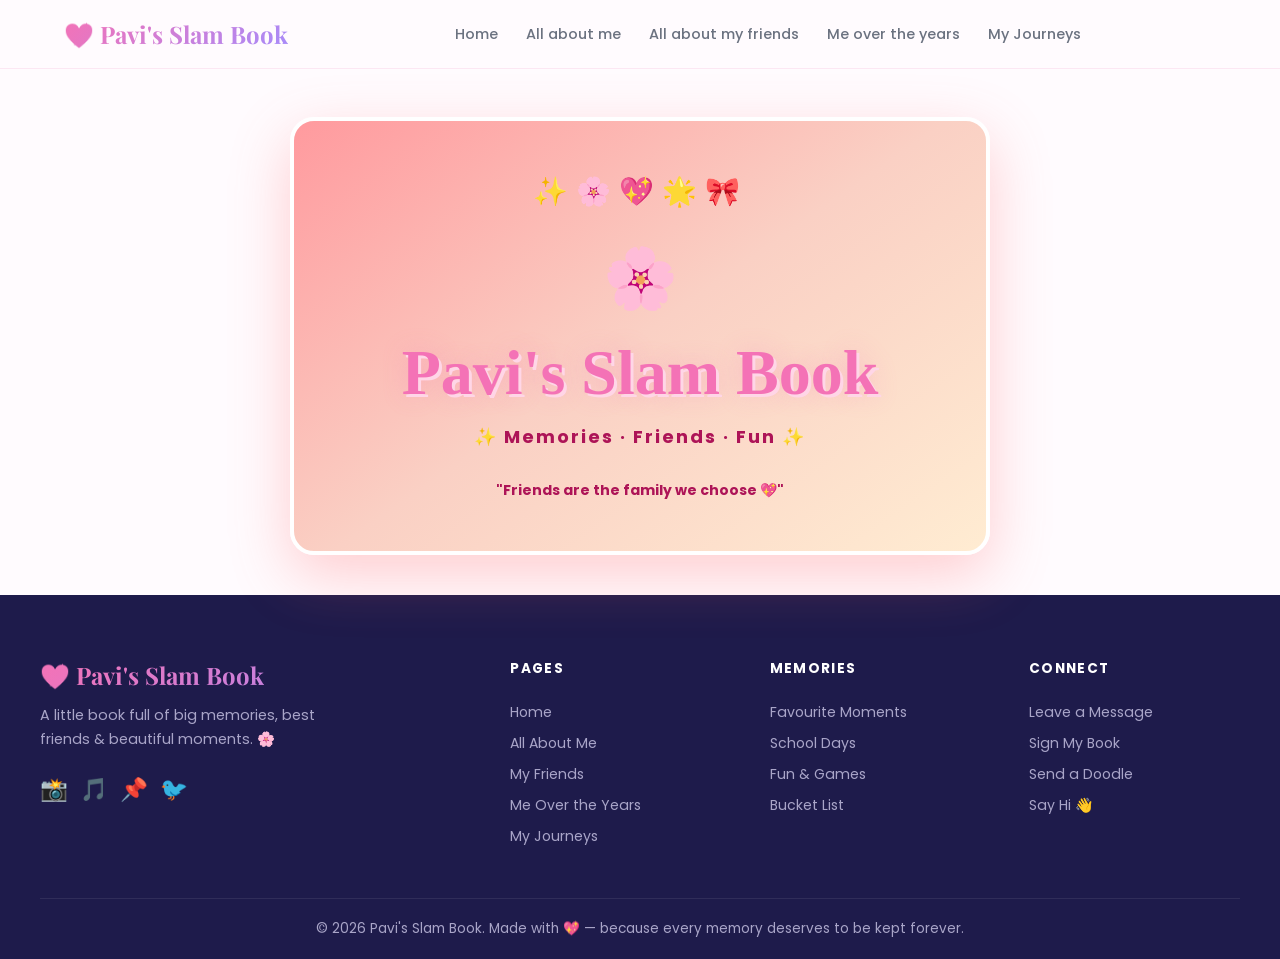
<file: index.html>
<!DOCTYPE html>
<html lang="en">
<head>
  <meta charset="UTF-8" />
  <meta name="viewport" content="width=device-width, initial-scale=1.0"/>
  <title>Pavi's Slam Book 🌸</title>
  <link href="https://fonts.googleapis.com/css2?family=Playfair+Display:ital,wght@0,400;0,700;1,400&family=Poppins:wght@300;400;500;600&display=swap" rel="stylesheet"/>
  <link rel="stylesheet" href="style.css"/>
</head>
<body>

  <!-- HEADER -->
  <header>
    <div class="header-inner">
      <div class="logo">💖 Pavi's Slam Book</div>
      <button class="hamburger" id="hamburger" onclick="toggleNav()">
        <span></span><span></span><span></span>
      </button>
      <nav class="main-nav" id="main-nav">
        <a href="#cover">Home</a>
        <a href="aboutme.html">All about me</a>
        <a href="friends.html">All about my friends</a>
        <a href="years.html">Me over the years</a>
        <a href="journeys.html">My Journeys</a>
      </nav>
    </div>
  </header>

  <!-- COVER (from Pavi's Slam Book) -->
  <div class="cover" id="cover">
    <div class="deco">🌸</div>
    <h1>Pavi's Slam Book</h1>
    <div class="subtitle">✨ Memories · Friends · Fun ✨</div>
    <div style="margin-top:24px; font-size:14px; color:#ad1457; font-weight:700;">
      "Friends are the family we choose 💖"
    </div>
  </div>

  <!-- FOOTER -->
  <footer>
    <div class="footer-inner">
      <div class="footer-brand">
        <div class="logo">💖 Pavi's Slam Book</div>
        <p>A little book full of big memories, best friends &amp; beautiful moments. 🌸</p>
        <div class="socials">
          <a href="#">📸</a><a href="#">🎵</a><a href="#">📌</a><a href="#">🐦</a>
        </div>
      </div>
      <div class="footer-links">
        <h4>Pages</h4>
        <a href="index.html">Home</a>
        <a href="aboutme.html">All About Me</a>
        <a href="friends.html">My Friends</a>
        <a href="years.html">Me Over the Years</a>
        <a href="journeys.html">My Journeys</a>
      </div>
      <div class="footer-links">
        <h4>Memories</h4>
        <a href="#">Favourite Moments</a>
        <a href="#">School Days</a>
        <a href="#">Fun &amp; Games</a>
        <a href="#">Bucket List</a>
      </div>
      <div class="footer-links">
        <h4>Connect</h4>
        <a href="#">Leave a Message</a>
        <a href="#">Sign My Book</a>
        <a href="#">Send a Doodle</a>
        <a href="#">Say Hi 👋</a>
      </div>
    </div>
    <div class="footer-bottom">
      <p>© 2026 Pavi's Slam Book. Made with 💖 — because every memory deserves to be kept forever.</p>
    </div>
  </footer>

  <script src="script.js"></script>
</body>
</html>
</file>
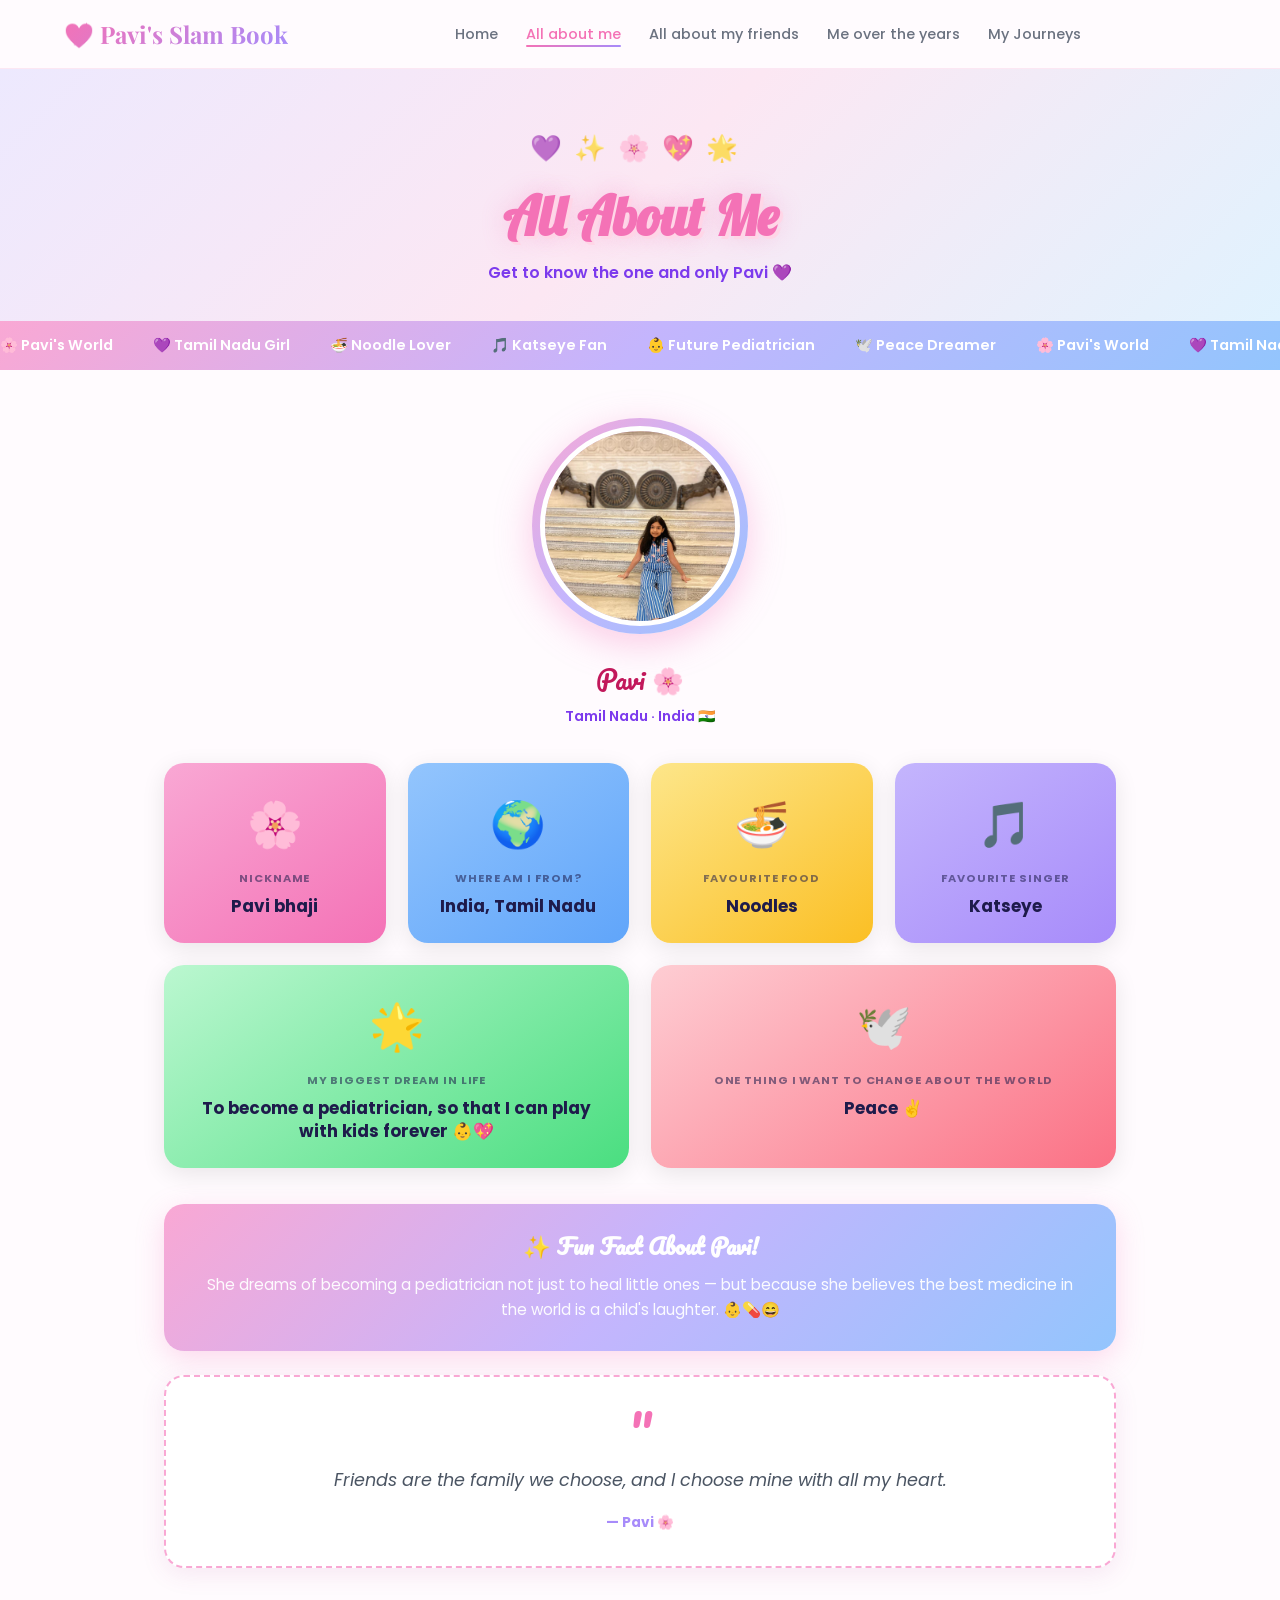
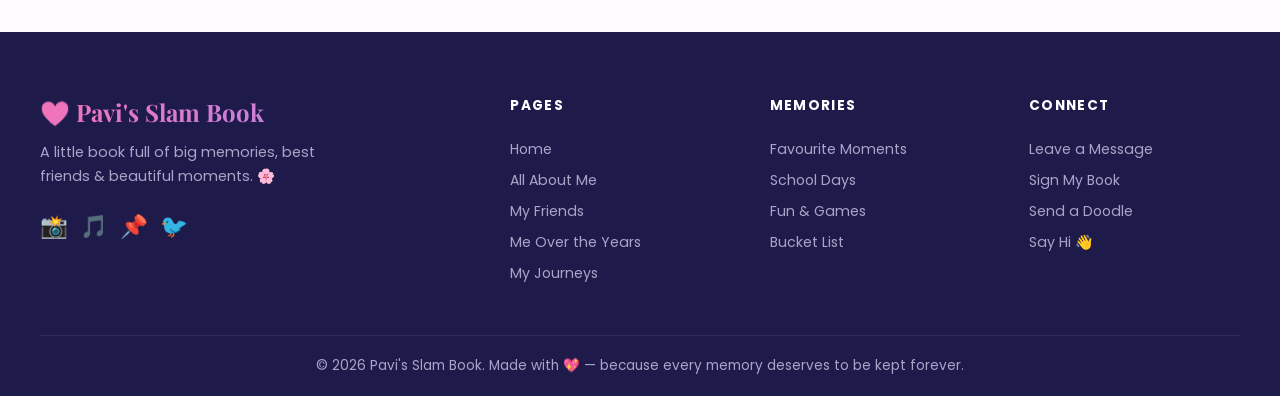
<file: aboutme.html>
<!DOCTYPE html>
<html lang="en">
<head>
  <meta charset="UTF-8" />
  <meta name="viewport" content="width=device-width, initial-scale=1.0"/>
  <title>All About Me 💜 — Pavi's Slam Book</title>
  <link href="https://fonts.googleapis.com/css2?family=Playfair+Display:ital,wght@0,400;0,700;1,400&family=Poppins:wght@300;400;500;600&family=Lobster&family=Pacifico&display=swap" rel="stylesheet"/>
  <link rel="stylesheet" href="style.css"/>
  <style>

    /* ── HERO ── */
    .aboutme-hero {
      text-align: center;
      padding: 60px 24px 36px;
      background: linear-gradient(135deg, #ede9fe 0%, #fce7f3 50%, #e0f2fe 100%);
    }
    .aboutme-hero::before {
      content: "💜✨🌸💖🌟";
      font-size: 1.6rem;
      display: block;
      letter-spacing: 12px;
      margin-bottom: 14px;
      opacity: .75;
    }
    .aboutme-hero h1 {
      font-family: 'Lobster', cursive;
      font-size: 3.4rem;
      color: #f472b6;
      text-shadow: 3px 3px 0 #ffd6e7, 0 0 24px rgba(244,114,182,.3);
      margin-bottom: 10px;
    }
    .aboutme-hero p {
      color: #7c3aed;
      font-size: 1rem;
      font-weight: 600;
    }

    /* ── ABOUT GRID (expanded) ── */
    .aboutme-container {
      max-width: 1000px;
      margin: 0 auto;
      padding: 48px 24px 64px;
    }

    .about-grid-full {
      display: grid;
      grid-template-columns: repeat(4, 1fr);
      gap: 22px;
    }

    .about-card-full {
      background: linear-gradient(145deg, var(--ac1), var(--ac2));
      border-radius: 20px;
      padding: 28px 20px 24px;
      text-align: center;
      box-shadow: 0 6px 24px rgba(0,0,0,.09);
      transition: transform .3s, box-shadow .3s;
      cursor: pointer;
      position: relative;
      overflow: hidden;
    }
    .about-card-full::after {
      content: '';
      position: absolute;
      inset: 0;
      background: rgba(255,255,255,.08);
      opacity: 0;
      transition: opacity .3s;
      border-radius: 20px;
    }
    .about-card-full:hover {
      transform: translateY(-8px) scale(1.03);
      box-shadow: 0 16px 36px rgba(0,0,0,.15);
    }
    .about-card-full:hover::after { opacity: 1; }

    .about-card-full.wide { grid-column: span 2; }

    .ac-icon  { font-size: 2.8rem; margin-bottom: 12px; display: block; }
    .ac-label {
      font-size: .7rem;
      font-weight: 700;
      text-transform: uppercase;
      letter-spacing: .08em;
      color: rgba(30,27,75,.55);
      margin-bottom: 8px;
    }
    .ac-value {
      font-size: 1.05rem;
      font-weight: 700;
      color: #1e1b4b;
      line-height: 1.4;
    }

    /* Flip effect on click */
    .about-card-full.flipped { transform: rotateY(5deg) scale(1.02); }

    /* ── FUN FACT BANNER ── */
    .fun-fact {
      margin-top: 36px;
      background: linear-gradient(135deg, #f9a8d4, #c4b5fd, #93c5fd);
      border-radius: 20px;
      padding: 28px 32px;
      text-align: center;
      color: white;
      box-shadow: 0 8px 28px rgba(244,114,182,.25);
    }
    .fun-fact h3 {
      font-family: 'Pacifico', cursive;
      font-size: 1.4rem;
      margin-bottom: 12px;
    }
    .fun-fact p {
      font-size: .95rem;
      line-height: 1.7;
      opacity: .95;
    }

    /* ── QUOTE CARD ── */
    .quote-card {
      margin-top: 24px;
      background: white;
      border-radius: 20px;
      padding: 32px;
      text-align: center;
      box-shadow: 0 6px 24px rgba(164,60,140,.10);
      border: 2px dashed #f9a8d4;
    }
    .quote-card .q-mark {
      font-size: 3rem;
      line-height: 1;
      color: #f472b6;
      font-family: 'Pacifico', cursive;
    }
    .quote-card p {
      font-size: 1.1rem;
      color: #4b5563;
      font-style: italic;
      line-height: 1.8;
      margin: 8px 0 12px;
    }
    .quote-card span {
      font-size: .85rem;
      font-weight: 700;
      color: #a78bfa;
    }

    /* ── PROFILE PHOTO ── */
    .profile-photo-wrap {
      text-align: center;
      margin-bottom: 36px;
    }
    .profile-photo-frame {
      display: inline-block;
      padding: 8px;
      background: linear-gradient(135deg, #f9a8d4, #c4b5fd, #93c5fd);
      border-radius: 50%;
      box-shadow: 0 10px 36px rgba(244,114,182,.35);
      transition: transform .3s;
    }
    .profile-photo-frame:hover { transform: scale(1.04) rotate(2deg); }
    .profile-photo {
      width: 200px;
      height: 200px;
      border-radius: 50%;
      object-fit: cover;
      border: 5px solid #fff;
      display: block;
    }
    .profile-name {
      font-family: 'Pacifico', cursive;
      font-size: 1.6rem;
      color: #c2185b;
      margin-top: 16px;
    }
    .profile-tag {
      font-size: .88rem;
      font-weight: 600;
      color: #7c3aed;
      margin-top: 4px;
    }

    @media (max-width: 900px) { .about-grid-full { grid-template-columns: repeat(2, 1fr); } .about-card-full.wide { grid-column: span 2; } }
    @media (max-width: 500px) { .about-grid-full { grid-template-columns: 1fr; } .about-card-full.wide { grid-column: span 1; } }
  </style>
</head>
<body>

  <!-- HEADER -->
  <header>
    <div class="header-inner">
      <div class="logo">💖 Pavi's Slam Book</div>
      <button class="hamburger" id="hamburger" onclick="toggleNav()">
        <span></span><span></span><span></span>
      </button>
      <nav class="main-nav" id="main-nav">
        <a href="index.html#cover">Home</a>
        <a href="aboutme.html" class="nav-active">All about me</a>
        <a href="friends.html">All about my friends</a>
        <a href="years.html">Me over the years</a>
        <a href="journeys.html">My Journeys</a>
      </nav>
    </div>
  </header>

  <!-- HERO -->
  <div class="aboutme-hero">
    <h1>All About Me</h1>
    <p>Get to know the one and only Pavi 💜</p>
  </div>

  <!-- MARQUEE -->
  <div class="marquee-wrap">
    <div class="marquee-track">
      <span>🌸 Pavi's World</span><span>💜 Tamil Nadu Girl</span><span>🍜 Noodle Lover</span>
      <span>🎵 Katseye Fan</span><span>👶 Future Pediatrician</span><span>🕊️ Peace Dreamer</span>
      <span>🌸 Pavi's World</span><span>💜 Tamil Nadu Girl</span><span>🍜 Noodle Lover</span>
      <span>🎵 Katseye Fan</span><span>👶 Future Pediatrician</span><span>🕊️ Peace Dreamer</span>
    </div>
  </div>

  <!-- ABOUT GRID -->
  <div class="aboutme-container">

    <!-- PROFILE PHOTO -->
    <div class="profile-photo-wrap">
      <div class="profile-photo-frame">
        <img src="Photos/AllAboutMe.jpg" alt="All About Me — Pavi" class="profile-photo" />
      </div>
      <div class="profile-name">Pavi 🌸</div>
      <div class="profile-tag">Tamil Nadu · India 🇮🇳</div>
    </div>

    <div class="about-grid-full">

      <div class="about-card-full" style="--ac1:#f9a8d4;--ac2:#f472b6" onclick="this.classList.toggle('flipped')">
        <span class="ac-icon">🌸</span>
        <div class="ac-label">Nickname</div>
        <div class="ac-value">Pavi bhaji</div>
      </div>

      <div class="about-card-full" style="--ac1:#93c5fd;--ac2:#60a5fa" onclick="this.classList.toggle('flipped')">
        <span class="ac-icon">🌍</span>
        <div class="ac-label">Where am I from?</div>
        <div class="ac-value">India, Tamil Nadu</div>
      </div>

      <div class="about-card-full" style="--ac1:#fde68a;--ac2:#fbbf24" onclick="this.classList.toggle('flipped')">
        <span class="ac-icon">🍜</span>
        <div class="ac-label">Favourite Food</div>
        <div class="ac-value">Noodles</div>
      </div>

      <div class="about-card-full" style="--ac1:#c4b5fd;--ac2:#a78bfa" onclick="this.classList.toggle('flipped')">
        <span class="ac-icon">🎵</span>
        <div class="ac-label">Favourite Singer</div>
        <div class="ac-value">Katseye</div>
      </div>

      <div class="about-card-full wide" style="--ac1:#bbf7d0;--ac2:#4ade80" onclick="this.classList.toggle('flipped')">
        <span class="ac-icon">🌟</span>
        <div class="ac-label">My biggest dream in life</div>
        <div class="ac-value">To become a pediatrician, so that I can play with kids forever 👶💖</div>
      </div>

      <div class="about-card-full wide" style="--ac1:#fecdd3;--ac2:#fb7185" onclick="this.classList.toggle('flipped')">
        <span class="ac-icon">🕊️</span>
        <div class="ac-label">One thing I want to change about the world</div>
        <div class="ac-value">Peace ✌️</div>
      </div>

    </div>

    <!-- FUN FACT BANNER -->
    <div class="fun-fact">
      <h3>✨ Fun Fact About Pavi!</h3>
      <p>She dreams of becoming a pediatrician not just to heal little ones — but because she believes the best medicine in the world is a child's laughter. 👶💊😄</p>
    </div>

    <!-- QUOTE -->
    <div class="quote-card">
      <div class="q-mark">"</div>
      <p>Friends are the family we choose, and I choose mine with all my heart.</p>
      <span>— Pavi 🌸</span>
    </div>

  </div>

  <!-- FOOTER -->
  <footer>
    <div class="footer-inner">
      <div class="footer-brand">
        <div class="logo">💖 Pavi's Slam Book</div>
        <p>A little book full of big memories, best friends &amp; beautiful moments. 🌸</p>
        <div class="socials">
          <a href="#">📸</a><a href="#">🎵</a><a href="#">📌</a><a href="#">🐦</a>
        </div>
      </div>
      <div class="footer-links">
        <h4>Pages</h4>
        <a href="index.html">Home</a>
        <a href="aboutme.html">All About Me</a>
        <a href="friends.html">My Friends</a>
        <a href="years.html">Me Over the Years</a>
        <a href="journeys.html">My Journeys</a>
      </div>
      <div class="footer-links">
        <h4>Memories</h4>
        <a href="#">Favourite Moments</a>
        <a href="#">School Days</a>
        <a href="#">Fun &amp; Games</a>
        <a href="#">Bucket List</a>
      </div>
      <div class="footer-links">
        <h4>Connect</h4>
        <a href="#">Leave a Message</a>
        <a href="#">Sign My Book</a>
        <a href="#">Send a Doodle</a>
        <a href="#">Say Hi 👋</a>
      </div>
    </div>
    <div class="footer-bottom">
      <p>© 2026 Pavi's Slam Book. Made with 💖 — because every memory deserves to be kept forever.</p>
    </div>
  </footer>

  <script>
    function toggleNav() {
      document.getElementById('main-nav').classList.toggle('open');
      document.getElementById('hamburger').classList.toggle('open');
    }
    document.querySelectorAll('.main-nav a').forEach(link => {
      link.addEventListener('click', () => {
        document.getElementById('main-nav').classList.remove('open');
        document.getElementById('hamburger').classList.remove('open');
      });
    });
  </script>
</body>
</html>
</file>
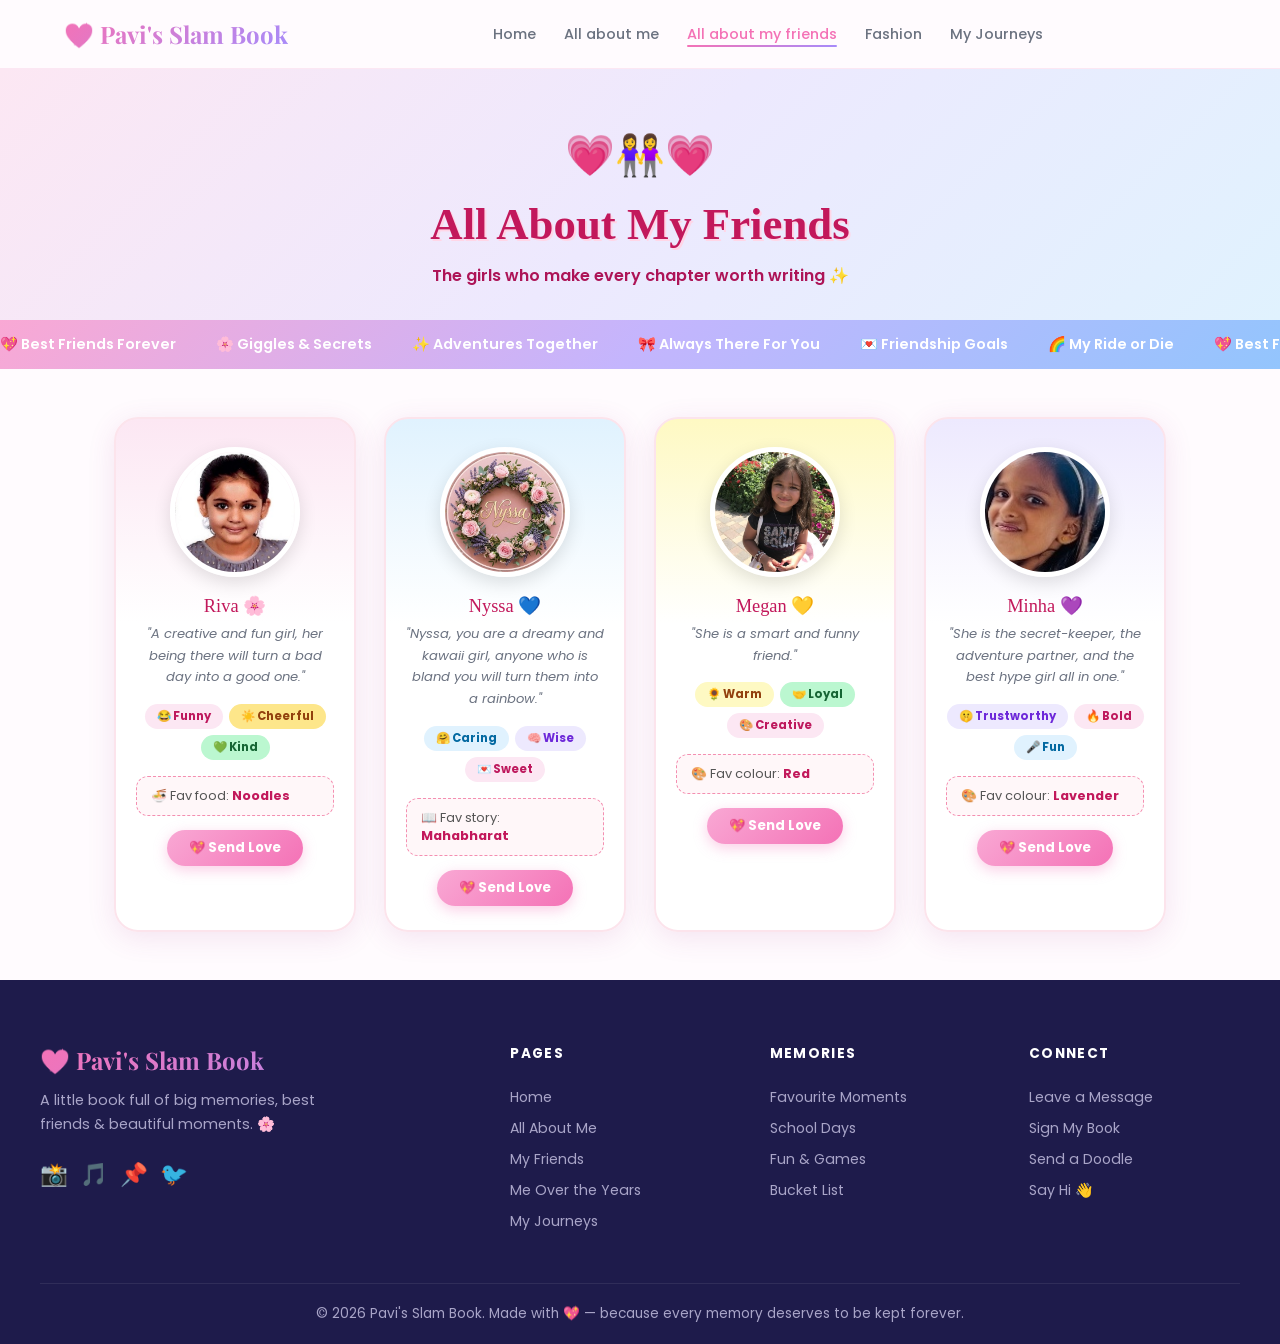
<file: friends.html>
<!DOCTYPE html>
<html lang="en">
<head>
  <meta charset="UTF-8" />
  <meta name="viewport" content="width=device-width, initial-scale=1.0"/>
  <title>All About My Friends 💗 — Pavi's Slam Book</title>
  <link href="https://fonts.googleapis.com/css2?family=Playfair+Display:ital,wght@0,400;0,700;1,400&family=Poppins:wght@300;400;500;600&display=swap" rel="stylesheet"/>
  <link rel="stylesheet" href="style.css"/>
  <style>
    /* ---- FRIENDS PAGE HERO ---- */
    .friends-hero {
      text-align: center;
      padding: 56px 24px 32px;
      background: linear-gradient(135deg, #fce7f3 0%, #ede9fe 50%, #e0f2fe 100%);
    }
    .friends-hero h1 {
      font-family: 'Pacifico', cursive;
      font-size: 2.8rem;
      color: #c2185b;
      text-shadow: 2px 2px 0 #ffd6e7;
      margin-bottom: 10px;
    }
    .friends-hero p {
      color: #ad1457;
      font-size: 1rem;
      font-weight: 600;
    }

    /* ---- FRIEND CARDS (interactive) ---- */
    .friends-page-grid {
      display: grid;
      grid-template-columns: repeat(4, 1fr);
      gap: 28px;
      max-width: 1100px;
      margin: 48px auto;
      padding: 0 24px;
    }

    .friend-card-full {
      background: #fff;
      border-radius: 24px;
      box-shadow: 0 6px 28px rgba(164,60,140,.12);
      overflow: hidden;
      text-align: center;
      transition: transform .3s, box-shadow .3s;
      border: 2px solid #fce4ec;
      cursor: pointer;
      position: relative;
    }
    .friend-card-full:hover {
      transform: translateY(-10px) scale(1.02);
      box-shadow: 0 20px 48px rgba(164,60,140,.22);
    }

    .friend-card-top {
      padding: 28px 20px 0;
      display: flex;
      justify-content: center;
    }
    .friend-card-top img {
      width: 130px;
      height: 130px;
      border-radius: 50%;
      border: 5px solid #fff;
      box-shadow: 0 6px 18px rgba(0,0,0,.12);
      object-fit: cover;
      transition: transform .3s;
    }
    .friend-card-full:hover .friend-card-top img {
      transform: scale(1.08) rotate(3deg);
    }

    .friend-card-body { padding: 18px 20px 24px; }
    .friend-card-name {
      font-family: 'Pacifico', cursive;
      font-size: 1.15rem;
      color: #c2185b;
      margin-bottom: 6px;
    }
    .friend-card-note {
      font-size: .82rem;
      color: #6b7280;
      line-height: 1.65;
      font-style: italic;
      margin-bottom: 16px;
    }

    /* Traits pills */
    .friend-traits {
      display: flex;
      flex-wrap: wrap;
      gap: 6px;
      justify-content: center;
      margin-bottom: 16px;
    }
    .trait-pill {
      font-size: .72rem;
      font-weight: 700;
      padding: 4px 12px;
      border-radius: 20px;
    }

    /* Favourite thing row */
    .friend-fav {
      background: #fff7f9;
      border-radius: 12px;
      padding: 10px 14px;
      font-size: .8rem;
      color: #555;
      text-align: left;
      border: 1px dashed #f48fb1;
    }
    .friend-fav span { font-weight: 700; color: #c2185b; }

    /* Heart reaction button */
    .heart-btn {
      margin-top: 14px;
      background: linear-gradient(135deg, #f9a8d4, #f472b6);
      color: white;
      border: none;
      border-radius: 50px;
      padding: 8px 22px;
      font-size: .82rem;
      font-weight: 700;
      font-family: 'Poppins', sans-serif;
      cursor: pointer;
      transition: transform .2s, box-shadow .2s;
      box-shadow: 0 4px 14px rgba(244,114,182,.35);
    }
    .heart-btn:hover {
      transform: scale(1.07);
      box-shadow: 0 8px 20px rgba(244,114,182,.5);
    }
    .heart-btn.liked {
      background: linear-gradient(135deg, #c4b5fd, #a78bfa);
    }

    /* Confetti burst */
    .burst {
      position: absolute;
      top: 12px; right: 14px;
      font-size: 1.4rem;
      opacity: 0;
      transition: opacity .3s, transform .3s;
      pointer-events: none;
    }
    .friend-card-full:hover .burst { opacity: 1; transform: scale(1.3) rotate(15deg); }

    @media (max-width: 900px)  { .friends-page-grid { grid-template-columns: repeat(2, 1fr); } }
    @media (max-width: 520px)  { .friends-page-grid { grid-template-columns: 1fr; } }
  </style>
</head>
<body>

  <!-- HEADER -->
  <header>
    <div class="header-inner">
      <div class="logo">💖 Pavi's Slam Book</div>
      <button class="hamburger" id="hamburger" onclick="toggleNav()">
        <span></span><span></span><span></span>
      </button>
      <nav class="main-nav" id="main-nav">
        <a href="index.html#cover">Home</a>
        <a href="index.html#featured">All about me</a>
        <a href="friends.html" class="nav-active">All about my friends</a>
        <a href="index.html#featured">Fashion</a>
        <a href="journeys.html">My Journeys</a>
      </nav>
    </div>
  </header>

  <!-- HERO -->
  <div class="friends-hero">
    <div style="font-size:2.5rem; margin-bottom:12px;">💗👭💗</div>
    <h1>All About My Friends</h1>
    <p>The girls who make every chapter worth writing ✨</p>
  </div>

  <!-- MARQUEE -->
  <div class="marquee-wrap">
    <div class="marquee-track">
      <span>💖 Best Friends Forever</span><span>🌸 Giggles &amp; Secrets</span>
      <span>✨ Adventures Together</span><span>🎀 Always There For You</span>
      <span>💌 Friendship Goals</span><span>🌈 My Ride or Die</span>
      <span>💖 Best Friends Forever</span><span>🌸 Giggles &amp; Secrets</span>
      <span>✨ Adventures Together</span><span>🎀 Always There For You</span>
      <span>💌 Friendship Goals</span><span>🌈 My Ride or Die</span>
    </div>
  </div>

  <!-- FRIENDS GRID -->
  <div class="friends-page-grid">

    <!-- Friend 1 -->
    <div class="friend-card-full" style="background: linear-gradient(180deg,#fce7f3 0%,#fff 40%)">
      <span class="burst">🌸</span>
      <div class="friend-card-top">
        <img src="Photos/Riva.jpeg" alt="Riva" />
      </div>
      <div class="friend-card-body">
        <div class="friend-card-name">Riva 🌸</div>
        <div class="friend-card-note">"A creative and fun girl, her being there will turn a bad day into a good one."</div>
        <div class="friend-traits">
          <span class="trait-pill" style="background:#fce7f3;color:#be185d">😂 Funny</span>
          <span class="trait-pill" style="background:#fde68a;color:#92400e">☀️ Cheerful</span>
          <span class="trait-pill" style="background:#bbf7d0;color:#166534">💚 Kind</span>
        </div>
		<div class="friend-fav">🍜 Fav food: <span>Noodles</span></div>
        <button class="heart-btn" onclick="toggleLike(this)">💖 Send Love</button>
      </div>
    </div>

    <!-- Friend 2 -->
    <div class="friend-card-full" style="background: linear-gradient(180deg,#e0f2fe 0%,#fff 40%)">
      <span class="burst">⭐</span>
      <div class="friend-card-top">
        <img src="Photos/Nyssa.jpeg" alt="Nyssa" />
      </div>
      <div class="friend-card-body">
        <div class="friend-card-name">Nyssa 💙</div>
        <div class="friend-card-note">"Nyssa, you are a dreamy and kawaii girl, anyone who is bland you will turn them into a rainbow."</div>
        <div class="friend-traits">
          <span class="trait-pill" style="background:#e0f2fe;color:#0369a1">🤗 Caring</span>
          <span class="trait-pill" style="background:#ede9fe;color:#6d28d9">🧠 Wise</span>
          <span class="trait-pill" style="background:#fce7f3;color:#be185d">💌 Sweet</span>
        </div>
        <div class="friend-fav">📖 Fav story: <span>Mahabharat</span></div>
        <button class="heart-btn" onclick="toggleLike(this)">💖 Send Love</button>
      </div>
    </div>

    <!-- Friend 3 -->
    <div class="friend-card-full" style="background: linear-gradient(180deg,#fef9c3 0%,#fff 40%)">
      <span class="burst">🌟</span>
      <div class="friend-card-top">
        <img src="Photos/megan.jpeg" alt="Megan" />
      </div>
      <div class="friend-card-body">
        <div class="friend-card-name">Megan 💛</div>
        <div class="friend-card-note">"She is a smart and funny friend."</div>
        <div class="friend-traits">
          <span class="trait-pill" style="background:#fef9c3;color:#92400e">🌻 Warm</span>
          <span class="trait-pill" style="background:#bbf7d0;color:#166534">🤝 Loyal</span>
          <span class="trait-pill" style="background:#fce7f3;color:#be185d">🎨 Creative</span>
        </div>
        <div class="friend-fav">🎨 Fav colour: <span>Red</span></div>
        <button class="heart-btn" onclick="toggleLike(this)">💖 Send Love</button>
      </div>
    </div>

    <!-- Friend 4 -->
    <div class="friend-card-full" style="background: linear-gradient(180deg,#ede9fe 0%,#fff 40%)">
      <span class="burst">💫</span>
      <div class="friend-card-top">
        <img src="Photos/minha.jpg" alt="Minha" />
      </div>
      <div class="friend-card-body">
        <div class="friend-card-name">Minha 💜</div>
        <div class="friend-card-note">"She is the secret-keeper, the adventure partner, and the best hype girl all in one."</div>
        <div class="friend-traits">
          <span class="trait-pill" style="background:#ede9fe;color:#6d28d9">🤫 Trustworthy</span>
          <span class="trait-pill" style="background:#fce7f3;color:#be185d">🔥 Bold</span>
          <span class="trait-pill" style="background:#e0f2fe;color:#0369a1">🎤 Fun</span>
        </div>
        <div class="friend-fav">🎨 Fav colour: <span>Lavender</span></div>
        <button class="heart-btn" onclick="toggleLike(this)">💖 Send Love</button>
      </div>
    </div>

  </div>

  <!-- FOOTER -->
  <footer>
    <div class="footer-inner">
      <div class="footer-brand">
        <div class="logo">💖 Pavi's Slam Book</div>
        <p>A little book full of big memories, best friends &amp; beautiful moments. 🌸</p>
        <div class="socials">
          <a href="#">📸</a><a href="#">🎵</a><a href="#">📌</a><a href="#">🐦</a>
        </div>
      </div>
      <div class="footer-links">
        <h4>Pages</h4>
        <a href="index.html">Home</a>
        <a href="aboutme.html">All About Me</a>
        <a href="friends.html">My Friends</a>
        <a href="years.html">Me Over the Years</a>
        <a href="journeys.html">My Journeys</a>
      </div>
      <div class="footer-links">
        <h4>Memories</h4>
        <a href="#">Favourite Moments</a>
        <a href="#">School Days</a>
        <a href="#">Fun &amp; Games</a>
        <a href="#">Bucket List</a>
      </div>
      <div class="footer-links">
        <h4>Connect</h4>
        <a href="#">Leave a Message</a>
        <a href="#">Sign My Book</a>
        <a href="#">Send a Doodle</a>
        <a href="#">Say Hi 👋</a>
      </div>
    </div>
    <div class="footer-bottom">
      <p>© 2026 Pavi's Slam Book. Made with 💖 — because every memory deserves to be kept forever.</p>
    </div>
  </footer>

  <script>
    function toggleNav() {
      document.getElementById('main-nav').classList.toggle('open');
      document.getElementById('hamburger').classList.toggle('open');
    }
    document.querySelectorAll('.main-nav a').forEach(link => {
      link.addEventListener('click', () => {
        document.getElementById('main-nav').classList.remove('open');
        document.getElementById('hamburger').classList.remove('open');
      });
    });
    function toggleLike(btn) {
      btn.classList.toggle('liked');
      btn.textContent = btn.classList.contains('liked') ? '💜 Loved!' : '💖 Send Love';
    }
  </script>

</body>
</html>
</file>
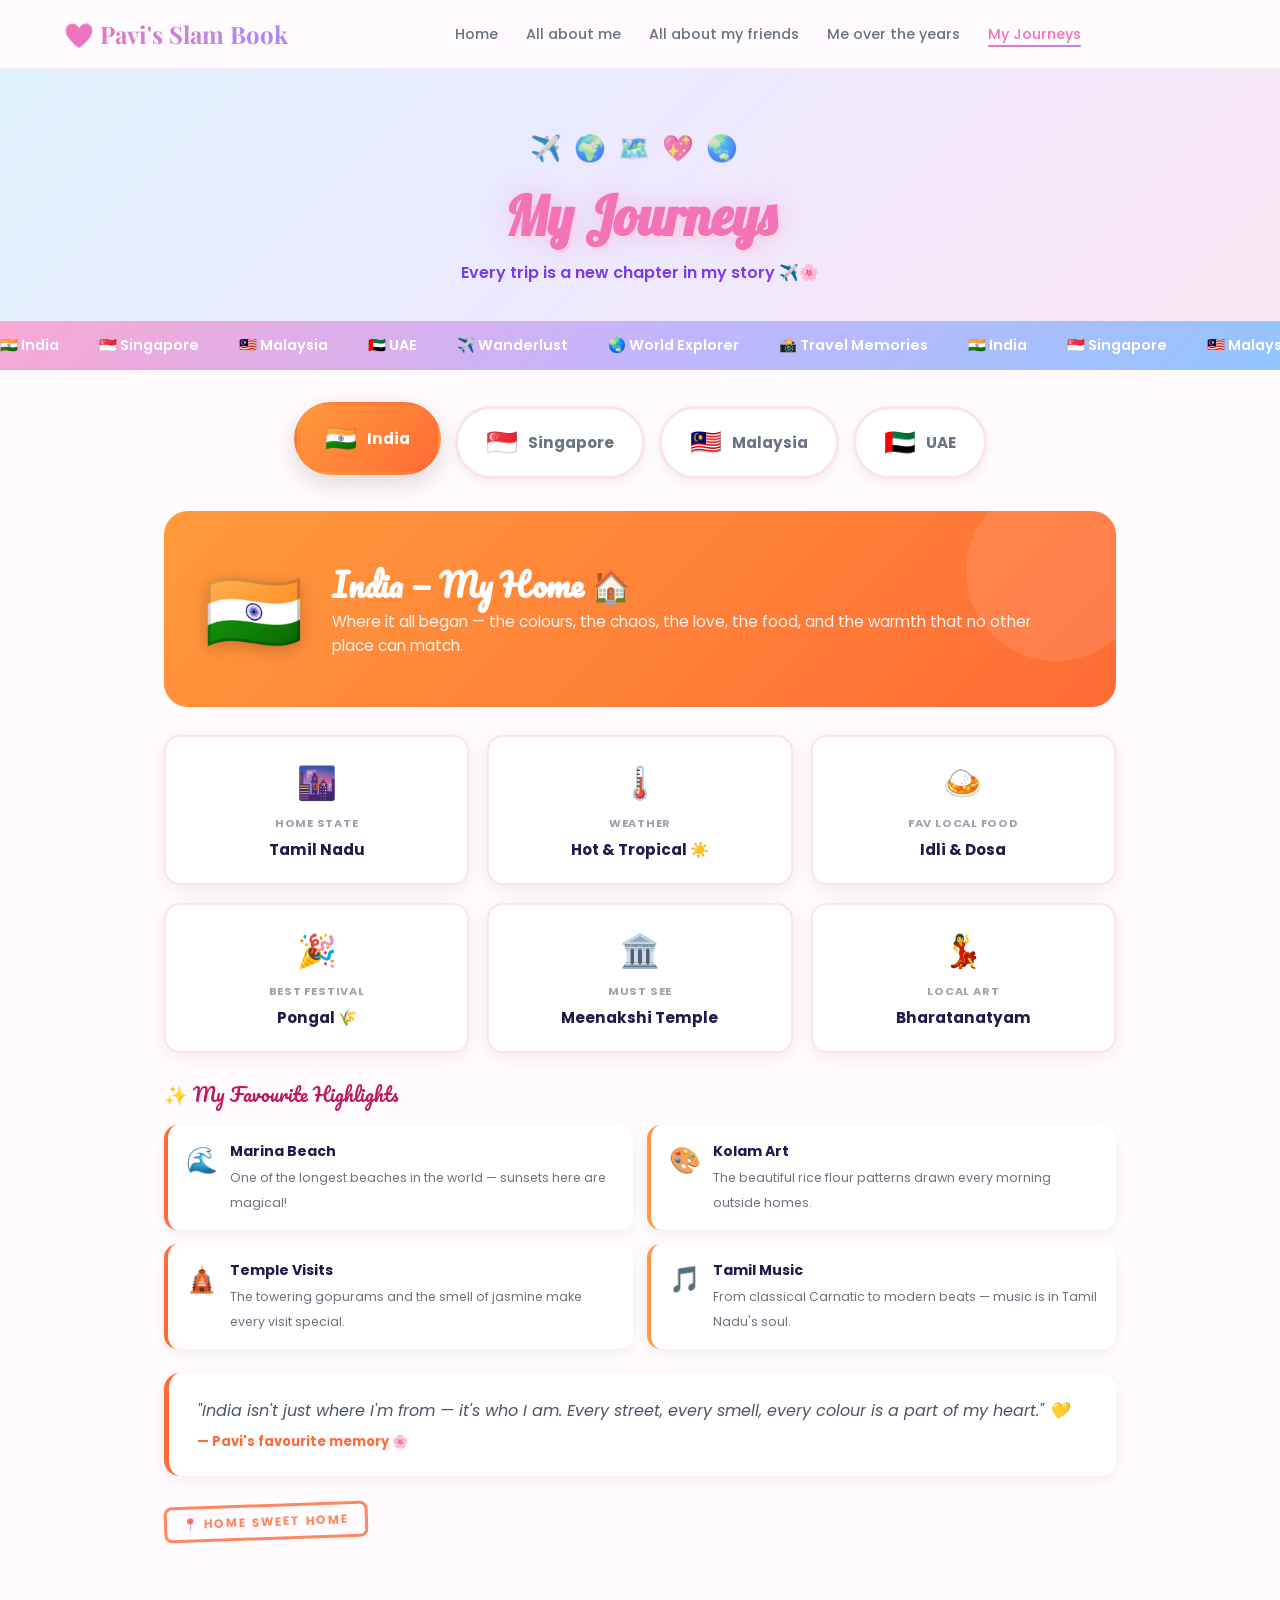
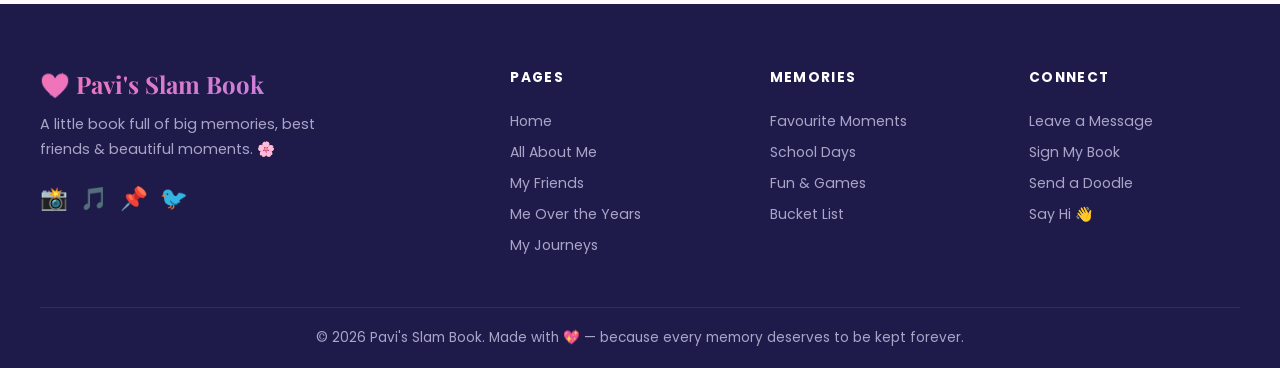
<file: journeys.html>
<!DOCTYPE html>
<html lang="en">
<head>
  <meta charset="UTF-8" />
  <meta name="viewport" content="width=device-width, initial-scale=1.0"/>
  <title>My Journeys ✈️ — Pavi's Slam Book</title>
  <link href="https://fonts.googleapis.com/css2?family=Playfair+Display:ital,wght@0,400;0,700;1,400&family=Poppins:wght@300;400;500;600&family=Lobster&family=Pacifico&display=swap" rel="stylesheet"/>
  <link rel="stylesheet" href="style.css"/>
  <style>

    /* ── HERO ── */
    .journeys-hero {
      text-align: center;
      padding: 60px 24px 36px;
      background: linear-gradient(135deg, #e0f2fe 0%, #ede9fe 50%, #fce7f3 100%);
    }
    .journeys-hero::before {
      content: "✈️🌍🗺️💖🌏";
      font-size: 1.6rem;
      display: block;
      letter-spacing: 12px;
      margin-bottom: 14px;
      opacity: .75;
    }
    .journeys-hero h1 {
      font-family: 'Lobster', cursive;
      font-size: 3.4rem;
      color: #f472b6;
      text-shadow: 3px 3px 0 #ffd6e7, 0 0 24px rgba(244,114,182,.3);
      margin-bottom: 10px;
    }
    .journeys-hero p {
      color: #7c3aed;
      font-size: 1rem;
      font-weight: 600;
    }

    /* ── COUNTRY TABS ── */
    .country-tabs {
      display: flex;
      justify-content: center;
      gap: 14px;
      flex-wrap: wrap;
      padding: 36px 24px 0;
      max-width: 900px;
      margin: 0 auto;
    }
    .country-tab {
      display: flex;
      align-items: center;
      gap: 10px;
      padding: 14px 28px;
      border-radius: 50px;
      border: 3px solid #fce4ec;
      background: white;
      font-family: 'Poppins', sans-serif;
      font-size: .95rem;
      font-weight: 700;
      color: #6b7280;
      cursor: pointer;
      transition: all .25s;
      box-shadow: 0 4px 14px rgba(0,0,0,.06);
    }
    .country-tab .flag { font-size: 1.6rem; }
    .country-tab:hover {
      transform: translateY(-3px);
      box-shadow: 0 8px 22px rgba(0,0,0,.1);
      border-color: #f9a8d4;
      color: #c2185b;
    }
    .country-tab.active {
      background: linear-gradient(135deg, var(--tc1), var(--tc2));
      border-color: transparent;
      color: white;
      box-shadow: 0 8px 24px rgba(0,0,0,.15);
      transform: translateY(-4px);
    }

    /* ── COUNTRY PANELS ── */
    .journeys-container {
      max-width: 1000px;
      margin: 0 auto;
      padding: 32px 24px 64px;
    }
    .country-panel {
      display: none;
      animation: fadeSlideIn .45s ease;
    }
    .country-panel.active { display: block; }
    @keyframes fadeSlideIn {
      from { opacity: 0; transform: translateY(20px); }
      to   { opacity: 1; transform: translateY(0); }
    }

    /* ── PANEL HEADER ── */
    .panel-header {
      border-radius: 24px;
      padding: 40px 40px 36px;
      margin-bottom: 28px;
      display: flex;
      align-items: center;
      gap: 28px;
      color: white;
      position: relative;
      overflow: hidden;
    }
    .panel-header::after {
      content: '';
      position: absolute;
      right: -30px; top: -30px;
      width: 180px; height: 180px;
      border-radius: 50%;
      background: rgba(255,255,255,.1);
    }
    .panel-flag { font-size: 5rem; filter: drop-shadow(0 4px 8px rgba(0,0,0,.2)); }
    .panel-title h2 {
      font-family: 'Pacifico', cursive;
      font-size: 2rem;
      margin-bottom: 6px;
    }
    .panel-title p { font-size: .95rem; opacity: .9; line-height: 1.6; }

    /* ── INFO GRID ── */
    .info-grid {
      display: grid;
      grid-template-columns: repeat(3, 1fr);
      gap: 18px;
      margin-bottom: 24px;
    }
    .info-card {
      background: white;
      border-radius: 16px;
      padding: 22px 18px;
      text-align: center;
      box-shadow: 0 4px 18px rgba(0,0,0,.07);
      border: 2px solid #fce4ec;
      transition: transform .25s;
    }
    .info-card:hover { transform: translateY(-5px); }
    .info-card .ic-emoji { font-size: 2rem; margin-bottom: 8px; display: block; }
    .info-card .ic-label { font-size: .7rem; font-weight: 700; text-transform: uppercase; letter-spacing: .07em; color: #9ca3af; margin-bottom: 6px; }
    .info-card .ic-value { font-size: .95rem; font-weight: 700; color: #1e1b4b; }

    /* ── HIGHLIGHTS ── */
    .highlights-title {
      font-family: 'Pacifico', cursive;
      font-size: 1.2rem;
      color: #c2185b;
      margin-bottom: 14px;
    }
    .highlights-grid {
      display: grid;
      grid-template-columns: repeat(2, 1fr);
      gap: 14px;
      margin-bottom: 24px;
    }
    .highlight-item {
      background: white;
      border-radius: 14px;
      padding: 16px 18px;
      display: flex;
      align-items: flex-start;
      gap: 12px;
      box-shadow: 0 4px 14px rgba(0,0,0,.06);
      border-left: 4px solid var(--hc, #f472b6);
      transition: transform .2s;
    }
    .highlight-item:hover { transform: translateX(4px); }
    .highlight-item .hi-emoji { font-size: 1.6rem; flex-shrink: 0; }
    .highlight-item .hi-text strong { display: block; font-size: .88rem; font-weight: 700; color: #1e1b4b; margin-bottom: 2px; }
    .highlight-item .hi-text span  { font-size: .78rem; color: #6b7280; }

    /* ── MEMORY QUOTE ── */
    .memory-quote {
      border-radius: 16px;
      padding: 24px 28px;
      margin-bottom: 8px;
      border-left: 5px solid var(--qc, #f472b6);
      background: white;
      box-shadow: 0 4px 16px rgba(0,0,0,.06);
    }
    .memory-quote p {
      font-size: 1rem;
      font-style: italic;
      color: #4b5563;
      line-height: 1.7;
    }
    .memory-quote span { font-size: .82rem; font-weight: 700; color: var(--qc, #f472b6); margin-top: 8px; display: block; }

    /* ── STAMP ── */
    .stamp {
      display: inline-block;
      border: 3px solid var(--sc, #f472b6);
      border-radius: 8px;
      padding: 6px 16px;
      font-size: .75rem;
      font-weight: 700;
      color: var(--sc, #f472b6);
      text-transform: uppercase;
      letter-spacing: .1em;
      margin-top: 20px;
      opacity: .8;
      transform: rotate(-2deg);
      display: inline-block;
    }

    @media (max-width: 768px) {
      .info-grid        { grid-template-columns: repeat(2, 1fr); }
      .highlights-grid  { grid-template-columns: 1fr; }
      .panel-header     { flex-direction: column; text-align: center; }
    }
    @media (max-width: 480px) {
      .info-grid { grid-template-columns: 1fr; }
      .country-tabs { gap: 10px; }
      .country-tab { padding: 10px 18px; font-size: .82rem; }
    }
  </style>
</head>
<body>

  <!-- HEADER -->
  <header>
    <div class="header-inner">
      <div class="logo">💖 Pavi's Slam Book</div>
      <button class="hamburger" id="hamburger" onclick="toggleNav()">
        <span></span><span></span><span></span>
      </button>
      <nav class="main-nav" id="main-nav">
        <a href="index.html#cover">Home</a>
        <a href="aboutme.html">All about me</a>
        <a href="friends.html">All about my friends</a>
        <a href="years.html">Me over the years</a>
        <a href="journeys.html" class="nav-active">My Journeys</a>
      </nav>
    </div>
  </header>

  <!-- HERO -->
  <div class="journeys-hero">
    <h1>My Journeys</h1>
    <p>Every trip is a new chapter in my story ✈️🌸</p>
  </div>

  <!-- MARQUEE -->
  <div class="marquee-wrap">
    <div class="marquee-track">
      <span>🇮🇳 India</span><span>🇸🇬 Singapore</span><span>🇲🇾 Malaysia</span><span>🇦🇪 UAE</span>
      <span>✈️ Wanderlust</span><span>🌏 World Explorer</span><span>📸 Travel Memories</span>
      <span>🇮🇳 India</span><span>🇸🇬 Singapore</span><span>🇲🇾 Malaysia</span><span>🇦🇪 UAE</span>
      <span>✈️ Wanderlust</span><span>🌏 World Explorer</span><span>📸 Travel Memories</span>
    </div>
  </div>

  <!-- COUNTRY TABS -->
  <div class="country-tabs">
    <button class="country-tab active" style="--tc1:#ff9a3c;--tc2:#ff6b35" data-country="india"      onclick="switchCountry('india',this)">
      <span class="flag">🇮🇳</span> India
    </button>
    <button class="country-tab" style="--tc1:#e63946;--tc2:#c1121f" data-country="singapore"  onclick="switchCountry('singapore',this)">
      <span class="flag">🇸🇬</span> Singapore
    </button>
    <button class="country-tab" style="--tc1:#2d9e63;--tc2:#1a7a47" data-country="malaysia"   onclick="switchCountry('malaysia',this)">
      <span class="flag">🇲🇾</span> Malaysia
    </button>
    <button class="country-tab" style="--tc1:#009688;--tc2:#00796b" data-country="uae"        onclick="switchCountry('uae',this)">
      <span class="flag">🇦🇪</span> UAE
    </button>
  </div>

  <div class="journeys-container">

    <!-- ══ INDIA ══ -->
    <div class="country-panel active" id="panel-india">
      <div class="panel-header" style="background:linear-gradient(135deg,#ff9a3c,#ff6b35)">
        <span class="panel-flag">🇮🇳</span>
        <div class="panel-title">
          <h2>India — My Home 🏠</h2>
          <p>Where it all began — the colours, the chaos, the love, the food, and the warmth that no other place can match.</p>
        </div>
      </div>

      <div class="info-grid">
        <div class="info-card">
          <span class="ic-emoji">🌆</span>
          <div class="ic-label">Home State</div>
          <div class="ic-value">Tamil Nadu</div>
        </div>
        <div class="info-card">
          <span class="ic-emoji">🌡️</span>
          <div class="ic-label">Weather</div>
          <div class="ic-value">Hot & Tropical ☀️</div>
        </div>
        <div class="info-card">
          <span class="ic-emoji">🍛</span>
          <div class="ic-label">Fav Local Food</div>
          <div class="ic-value">Idli & Dosa</div>
        </div>
        <div class="info-card">
          <span class="ic-emoji">🎉</span>
          <div class="ic-label">Best Festival</div>
          <div class="ic-value">Pongal 🌾</div>
        </div>
        <div class="info-card">
          <span class="ic-emoji">🏛️</span>
          <div class="ic-label">Must See</div>
          <div class="ic-value">Meenakshi Temple</div>
        </div>
        <div class="info-card">
          <span class="ic-emoji">💃</span>
          <div class="ic-label">Local Art</div>
          <div class="ic-value">Bharatanatyam</div>
        </div>
      </div>

      <div class="highlights-title">✨ My Favourite Highlights</div>
      <div class="highlights-grid">
        <div class="highlight-item" style="--hc:#ff6b35">
          <span class="hi-emoji">🌊</span>
          <div class="hi-text"><strong>Marina Beach</strong><span>One of the longest beaches in the world — sunsets here are magical!</span></div>
        </div>
        <div class="highlight-item" style="--hc:#ff9a3c">
          <span class="hi-emoji">🎨</span>
          <div class="hi-text"><strong>Kolam Art</strong><span>The beautiful rice flour patterns drawn every morning outside homes.</span></div>
        </div>
        <div class="highlight-item" style="--hc:#ff6b35">
          <span class="hi-emoji">🛕</span>
          <div class="hi-text"><strong>Temple Visits</strong><span>The towering gopurams and the smell of jasmine make every visit special.</span></div>
        </div>
        <div class="highlight-item" style="--hc:#ff9a3c">
          <span class="hi-emoji">🎵</span>
          <div class="hi-text"><strong>Tamil Music</strong><span>From classical Carnatic to modern beats — music is in Tamil Nadu's soul.</span></div>
        </div>
      </div>

      <div class="memory-quote" style="--qc:#ff6b35">
        <p>"India isn't just where I'm from — it's who I am. Every street, every smell, every colour is a part of my heart." 💛</p>
        <span>— Pavi's favourite memory 🌸</span>
      </div>
      <div class="stamp" style="--sc:#ff6b35">📍 Home Sweet Home</div>
    </div>

    <!-- ══ SINGAPORE ══ -->
    <div class="country-panel" id="panel-singapore">
      <div class="panel-header" style="background:linear-gradient(135deg,#e63946,#c1121f)">
        <span class="panel-flag">🇸🇬</span>
        <div class="panel-title">
          <h2>Singapore — The Lion City 🦁</h2>
          <p>A sparkling city of gardens, food, and sky-high adventures — clean, bright, and absolutely breathtaking!</p>
        </div>
      </div>

      <div class="info-grid">
        <div class="info-card">
          <span class="ic-emoji">🌆</span>
          <div class="ic-label">City Vibe</div>
          <div class="ic-value">Futuristic & Clean</div>
        </div>
        <div class="info-card">
          <span class="ic-emoji">🌡️</span>
          <div class="ic-label">Weather</div>
          <div class="ic-value">Warm & Humid</div>
        </div>
        <div class="info-card">
          <span class="ic-emoji">🍜</span>
          <div class="ic-label">Fav Food</div>
          <div class="ic-value">Laksa & Chilli Crab</div>
        </div>
        <div class="info-card">
          <span class="ic-emoji">🎡</span>
          <div class="ic-label">Top Spot</div>
          <div class="ic-value">Sentosa Island</div>
        </div>
        <div class="info-card">
          <span class="ic-emoji">🌿</span>
          <div class="ic-label">Must Visit</div>
          <div class="ic-value">Gardens by the Bay</div>
        </div>
        <div class="info-card">
          <span class="ic-emoji">🛍️</span>
          <div class="ic-label">Shopping</div>
          <div class="ic-value">Orchard Road</div>
        </div>
      </div>

      <div class="highlights-title">✨ My Favourite Highlights</div>
      <div class="highlights-grid">
        <div class="highlight-item" style="--hc:#e63946">
          <span class="hi-emoji">🌳</span>
          <div class="hi-text"><strong>Gardens by the Bay</strong><span>The Supertree Grove lit up at night — like walking into a fairy tale!</span></div>
        </div>
        <div class="highlight-item" style="--hc:#c1121f">
          <span class="hi-emoji">🎢</span>
          <div class="hi-text"><strong>Universal Studios</strong><span>The rides, the characters, the magic — every corner was a new adventure!</span></div>
        </div>
        <div class="highlight-item" style="--hc:#e63946">
          <span class="hi-emoji">🦁</span>
          <div class="hi-text"><strong>Singapore Zoo</strong><span>One of the best zoos in the world — seeing animals up close was amazing!</span></div>
        </div>
        <div class="highlight-item" style="--hc:#c1121f">
          <span class="hi-emoji">🌉</span>
          <div class="hi-text"><strong>Marina Bay Sands</strong><span>The iconic infinity pool view from the top takes your breath away!</span></div>
        </div>
      </div>

      <div class="memory-quote" style="--qc:#e63946">
        <p>"Singapore showed me that a city can be as beautiful as a garden. I never wanted to leave!" 🌺</p>
        <span>— Pavi's favourite memory 🌸</span>
      </div>
      <div class="stamp" style="--sc:#e63946">📍 Visited & Loved</div>
    </div>

    <!-- ══ MALAYSIA ══ -->
    <div class="country-panel" id="panel-malaysia">
      <div class="panel-header" style="background:linear-gradient(135deg,#2d9e63,#1a7a47)">
        <span class="panel-flag">🇲🇾</span>
        <div class="panel-title">
          <h2>Malaysia — Truly Asia 🌴</h2>
          <p>Lush rainforests, towering twin towers, amazing street food and the most colourful culture mix!</p>
        </div>
      </div>

      <div class="info-grid">
        <div class="info-card">
          <span class="ic-emoji">🌆</span>
          <div class="ic-label">Capital City</div>
          <div class="ic-value">Kuala Lumpur</div>
        </div>
        <div class="info-card">
          <span class="ic-emoji">🌡️</span>
          <div class="ic-label">Weather</div>
          <div class="ic-value">Tropical 🌴</div>
        </div>
        <div class="info-card">
          <span class="ic-emoji">🍱</span>
          <div class="ic-label">Fav Food</div>
          <div class="ic-value">Nasi Lemak</div>
        </div>
        <div class="info-card">
          <span class="ic-emoji">🏙️</span>
          <div class="ic-label">Landmark</div>
          <div class="ic-value">Petronas Twin Towers</div>
        </div>
        <div class="info-card">
          <span class="ic-emoji">🦧</span>
          <div class="ic-label">Wildlife</div>
          <div class="ic-value">Orangutans 🐒</div>
        </div>
        <div class="info-card">
          <span class="ic-emoji">🕌</span>
          <div class="ic-label">Culture</div>
          <div class="ic-value">Malay, Chinese, Indian</div>
        </div>
      </div>

      <div class="highlights-title">✨ My Favourite Highlights</div>
      <div class="highlights-grid">
        <div class="highlight-item" style="--hc:#2d9e63">
          <span class="hi-emoji">🏙️</span>
          <div class="hi-text"><strong>Petronas Twin Towers</strong><span>Standing below those towers and looking up felt like touching the sky!</span></div>
        </div>
        <div class="highlight-item" style="--hc:#1a7a47">
          <span class="hi-emoji">🦋</span>
          <div class="hi-text"><strong>Batu Caves</strong><span>The giant golden statue and rainbow stairs made it truly unforgettable.</span></div>
        </div>
        <div class="highlight-item" style="--hc:#2d9e63">
          <span class="hi-emoji">🌊</span>
          <div class="hi-text"><strong>Langkawi Island</strong><span>Crystal clear water, white sand, and the most stunning sunsets!</span></div>
        </div>
        <div class="highlight-item" style="--hc:#1a7a47">
          <span class="hi-emoji">🍢</span>
          <div class="hi-text"><strong>Street Food Heaven</strong><span>Jalan Alor food street — every bite was a flavour explosion!</span></div>
        </div>
      </div>

      <div class="memory-quote" style="--qc:#2d9e63">
        <p>"Malaysia surprised me with how much there was to see — rainforests, skyscrapers, beaches and the yummiest food! Truly Asia!" 🌴</p>
        <span>— Pavi's favourite memory 🌸</span>
      </div>
      <div class="stamp" style="--sc:#2d9e63">📍 Truly Asia ✅</div>
    </div>

    <!-- ══ UAE ══ -->
    <div class="country-panel" id="panel-uae">
      <div class="panel-header" style="background:linear-gradient(135deg,#009688,#00796b)">
        <span class="panel-flag">🇦🇪</span>
        <div class="panel-title">
          <h2>UAE — Land of Wonders 🌙</h2>
          <p>Golden deserts, dazzling skyscrapers, luxury malls and a magical blend of tradition and ultra-modern life!</p>
        </div>
      </div>

      <div class="info-grid">
        <div class="info-card">
          <span class="ic-emoji">🌆</span>
          <div class="ic-label">City</div>
          <div class="ic-value">Dubai & Abu Dhabi</div>
        </div>
        <div class="info-card">
          <span class="ic-emoji">🌡️</span>
          <div class="ic-label">Weather</div>
          <div class="ic-value">Hot Desert Sun ☀️</div>
        </div>
        <div class="info-card">
          <span class="ic-emoji">🥙</span>
          <div class="ic-label">Fav Food</div>
          <div class="ic-value">Shawarma & Dates</div>
        </div>
        <div class="info-card">
          <span class="ic-emoji">🏗️</span>
          <div class="ic-label">Landmark</div>
          <div class="ic-value">Burj Khalifa</div>
        </div>
        <div class="info-card">
          <span class="ic-emoji">🐪</span>
          <div class="ic-label">Experience</div>
          <div class="ic-value">Desert Safari 🏜️</div>
        </div>
        <div class="info-card">
          <span class="ic-emoji">🛍️</span>
          <div class="ic-label">Shopping</div>
          <div class="ic-value">Dubai Mall</div>
        </div>
      </div>

      <div class="highlights-title">✨ My Favourite Highlights</div>
      <div class="highlights-grid">
        <div class="highlight-item" style="--hc:#009688">
          <span class="hi-emoji">🏙️</span>
          <div class="hi-text"><strong>Burj Khalifa</strong><span>The tallest building in the world — the view from the top is out of this world!</span></div>
        </div>
        <div class="highlight-item" style="--hc:#00796b">
          <span class="hi-emoji">🏜️</span>
          <div class="hi-text"><strong>Desert Safari</strong><span>Dune bashing, camel riding, and stars in the desert sky — pure magic!</span></div>
        </div>
        <div class="highlight-item" style="--hc:#009688">
          <span class="hi-emoji">⛲</span>
          <div class="hi-text"><strong>Dubai Fountain</strong><span>The world's largest fountain dancing to music — absolutely breathtaking!</span></div>
        </div>
        <div class="highlight-item" style="--hc:#00796b">
          <span class="hi-emoji">🕌</span>
          <div class="hi-text"><strong>Sheikh Zayed Mosque</strong><span>The most beautiful mosque I've ever seen — white marble and pure elegance.</span></div>
        </div>
      </div>

      <div class="memory-quote" style="--qc:#009688">
        <p>"UAE made me feel like I was living in the future — golden deserts in the morning and a glittering skyline at night!" 🌙✨</p>
        <span>— Pavi's favourite memory 🌸</span>
      </div>
      <div class="stamp" style="--sc:#009688">📍 Dream Destination ✅</div>
    </div>

  </div>

  <!-- FOOTER -->
  <footer>
    <div class="footer-inner">
      <div class="footer-brand">
        <div class="logo">💖 Pavi's Slam Book</div>
        <p>A little book full of big memories, best friends &amp; beautiful moments. 🌸</p>
        <div class="socials">
          <a href="#">📸</a><a href="#">🎵</a><a href="#">📌</a><a href="#">🐦</a>
        </div>
      </div>
      <div class="footer-links">
        <h4>Pages</h4>
        <a href="index.html">Home</a>
        <a href="aboutme.html">All About Me</a>
        <a href="friends.html">My Friends</a>
        <a href="years.html">Me Over the Years</a>
        <a href="journeys.html">My Journeys</a>
      </div>
      <div class="footer-links">
        <h4>Memories</h4>
        <a href="#">Favourite Moments</a>
        <a href="#">School Days</a>
        <a href="#">Fun &amp; Games</a>
        <a href="#">Bucket List</a>
      </div>
      <div class="footer-links">
        <h4>Connect</h4>
        <a href="#">Leave a Message</a>
        <a href="#">Sign My Book</a>
        <a href="#">Send a Doodle</a>
        <a href="#">Say Hi 👋</a>
      </div>
    </div>
    <div class="footer-bottom">
      <p>© 2026 Pavi's Slam Book. Made with 💖 — because every memory deserves to be kept forever.</p>
    </div>
  </footer>

  <script>
    function toggleNav() {
      document.getElementById('main-nav').classList.toggle('open');
      document.getElementById('hamburger').classList.toggle('open');
    }
    document.querySelectorAll('.main-nav a').forEach(link => {
      link.addEventListener('click', () => {
        document.getElementById('main-nav').classList.remove('open');
        document.getElementById('hamburger').classList.remove('open');
      });
    });
    function switchCountry(country, btn) {
      // Deactivate all tabs & panels
      document.querySelectorAll('.country-tab').forEach(t => t.classList.remove('active'));
      document.querySelectorAll('.country-panel').forEach(p => p.classList.remove('active'));

      // Activate selected
      btn.classList.add('active');
      document.getElementById('panel-' + country).classList.add('active');
    }
  </script>

</body>
</html>
</file>
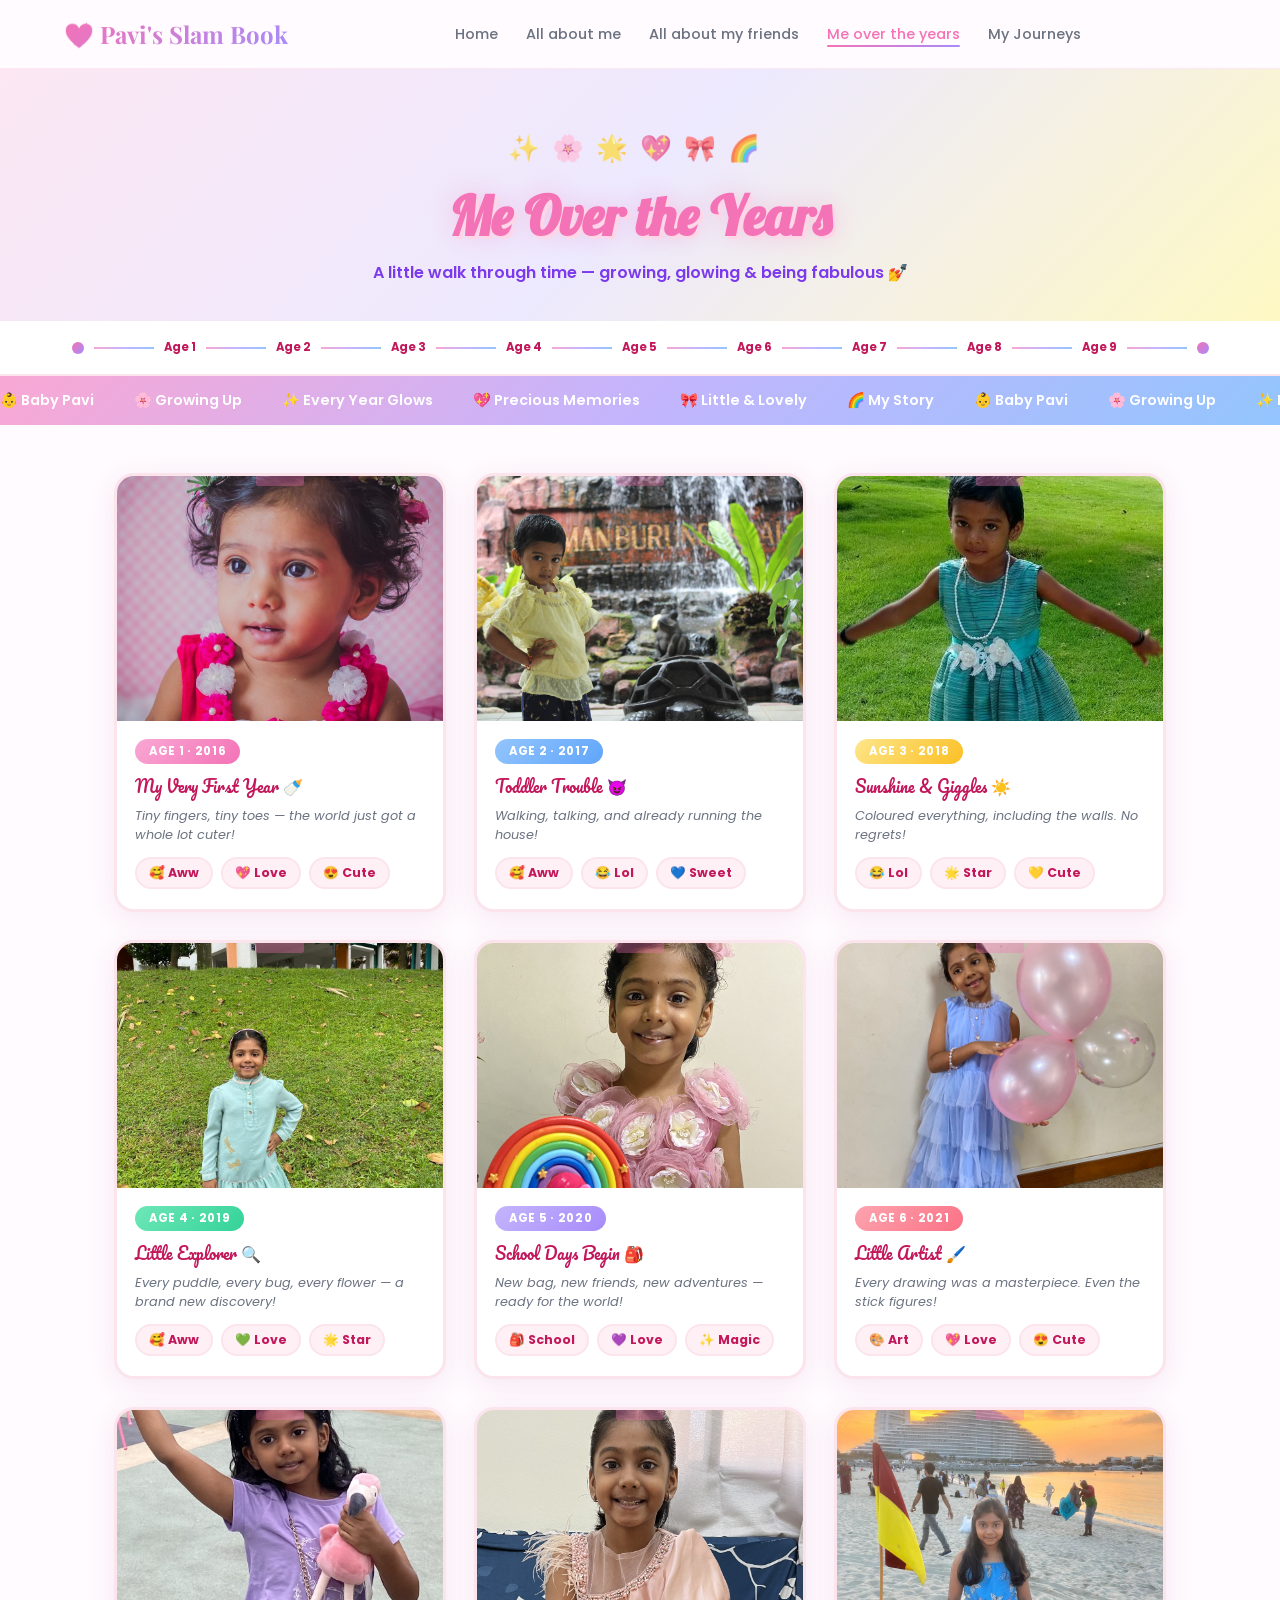
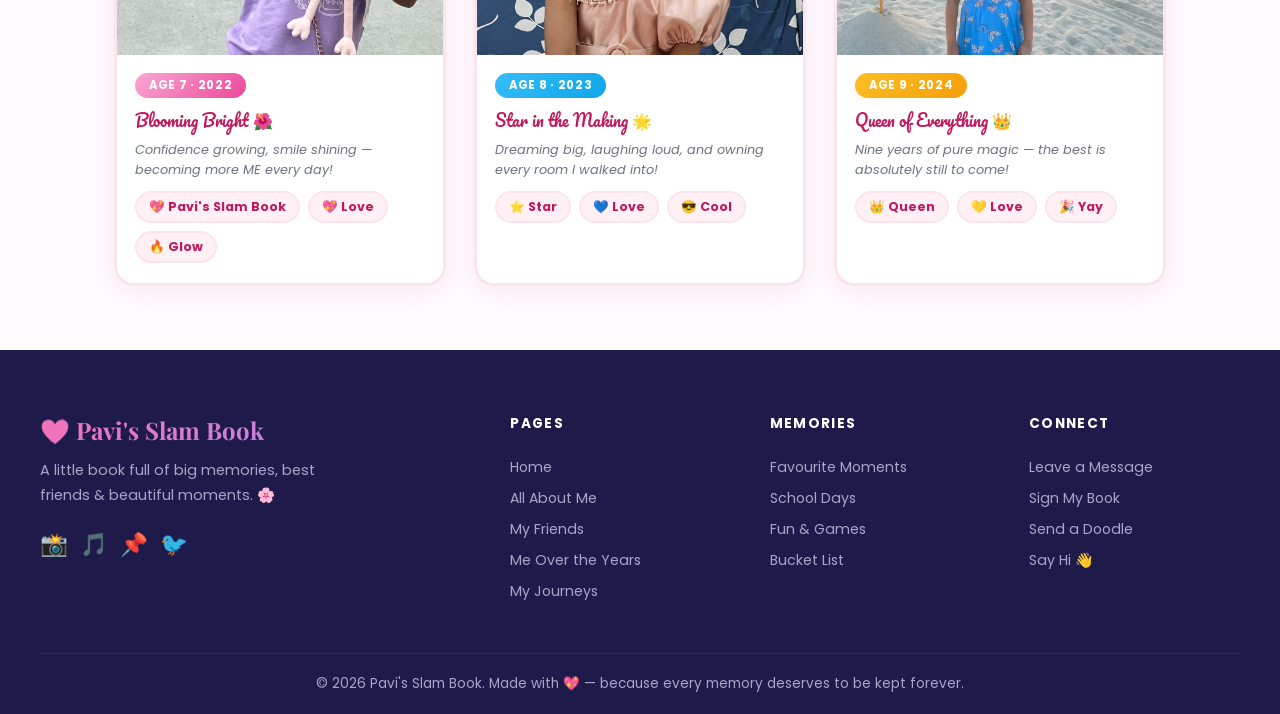
<file: years.html>
<!DOCTYPE html>
<html lang="en">
<head>
  <meta charset="UTF-8" />
  <meta name="viewport" content="width=device-width, initial-scale=1.0"/>
  <title>Me Over the Years 🌸 — Pavi's Slam Book</title>
  <link href="https://fonts.googleapis.com/css2?family=Playfair+Display:ital,wght@0,400;0,700;1,400&family=Poppins:wght@300;400;500;600&family=Lobster&family=Pacifico&display=swap" rel="stylesheet"/>
  <link rel="stylesheet" href="style.css"/>
  <style>

    /* ── HERO ── */
    .years-hero {
      text-align: center;
      padding: 60px 24px 36px;
      background: linear-gradient(135deg, #fce7f3 0%, #ede9fe 50%, #fef9c3 100%);
      position: relative;
      overflow: hidden;
    }
    .years-hero::before {
      content: "✨🌸🌟💖🎀🌈";
      font-size: 1.6rem;
      display: block;
      letter-spacing: 12px;
      margin-bottom: 14px;
      opacity: .7;
    }
    .years-hero h1 {
      font-family: 'Lobster', cursive;
      font-size: 3.4rem;
      color: #f472b6;
      text-shadow: 3px 3px 0 #ffd6e7, 0 0 24px rgba(244,114,182,.3);
      margin-bottom: 10px;
    }
    .years-hero p {
      color: #7c3aed;
      font-size: 1rem;
      font-weight: 600;
    }

    /* ── TIMELINE LABEL ── */
    .timeline-bar {
      display: flex;
      justify-content: center;
      align-items: center;
      gap: 10px;
      padding: 18px 24px;
      background: white;
      border-bottom: 2px solid #fce4ec;
      flex-wrap: wrap;
    }
    .tl-dot {
      width: 12px; height: 12px;
      border-radius: 50%;
      background: linear-gradient(135deg, #f472b6, #a78bfa);
      flex-shrink: 0;
    }
    .tl-line {
      flex: 1;
      height: 2px;
      background: linear-gradient(90deg, #f9a8d4, #c4b5fd, #93c5fd);
      min-width: 20px;
      max-width: 60px;
    }
    .tl-label {
      font-size: .72rem;
      font-weight: 700;
      color: #c2185b;
      white-space: nowrap;
    }

    /* ── PHOTO GRID ── */
    .years-container {
      max-width: 1100px;
      margin: 0 auto;
      padding: 48px 24px 64px;
    }
    .years-grid {
      display: grid;
      grid-template-columns: repeat(3, 1fr);
      gap: 28px;
    }

    /* ── PHOTO CARD ── */
    .year-card {
      background: #fff;
      border-radius: 20px;
      overflow: hidden;
      box-shadow: 0 6px 28px rgba(164,60,140,.10);
      border: 3px solid #fce4ec;
      transition: transform .3s, box-shadow .3s;
      cursor: pointer;
      position: relative;
    }
    .year-card:hover {
      transform: translateY(-8px) rotate(-1deg);
      box-shadow: 0 18px 44px rgba(164,60,140,.20);
    }
    .year-card:nth-child(even):hover { transform: translateY(-8px) rotate(1deg); }

    /* Polaroid tape effect */
    .year-card::before {
      content: '';
      position: absolute;
      top: -6px; left: 50%;
      transform: translateX(-50%);
      width: 48px; height: 16px;
      background: rgba(244,114,182,.35);
      border-radius: 3px;
      z-index: 2;
    }

    /* ── PHOTO FRAME ── */
    .year-photo {
      width: 100%;
      aspect-ratio: 4/3;
      object-fit: cover;
      display: block;
      background: #f9f0ff;
    }
    .year-photo.enhanced {
      filter: brightness(1.12) contrast(1.10) saturate(1.25) sharpen(1);
      transition: filter .3s;
    }
    .year-card:hover .year-photo.enhanced {
      filter: brightness(1.18) contrast(1.15) saturate(1.35);
    }

    /* Placeholder when no photo */
    .year-placeholder {
      width: 100%;
      aspect-ratio: 4/3;
      display: flex;
      flex-direction: column;
      align-items: center;
      justify-content: center;
      gap: 10px;
      font-size: .82rem;
      font-weight: 600;
      color: #c084fc;
      cursor: pointer;
      transition: background .3s;
    }
    .year-placeholder .ph-emoji { font-size: 2.8rem; }
    .year-placeholder:hover { background: #f3e8ff; }

    /* ── CARD BODY ── */
    .year-body {
      padding: 16px 18px 20px;
      background: white;
    }
    .year-age-badge {
      display: inline-block;
      background: linear-gradient(135deg, var(--bc1), var(--bc2));
      color: white;
      font-size: .72rem;
      font-weight: 700;
      padding: 4px 14px;
      border-radius: 20px;
      margin-bottom: 8px;
      text-transform: uppercase;
      letter-spacing: .06em;
    }
    .year-title {
      font-family: 'Pacifico', cursive;
      font-size: 1rem;
      color: #c2185b;
      margin-bottom: 6px;
    }
    .year-caption {
      font-size: .8rem;
      color: #6b7280;
      line-height: 1.55;
      font-style: italic;
    }

    /* ── REACTION ROW ── */
    .year-reactions {
      display: flex;
      gap: 8px;
      margin-top: 12px;
      flex-wrap: wrap;
    }
    .react-btn {
      background: #fff0f5;
      border: 2px solid #fce4ec;
      border-radius: 20px;
      padding: 5px 12px;
      font-size: .78rem;
      font-weight: 700;
      cursor: pointer;
      transition: all .2s;
      font-family: 'Poppins', sans-serif;
      color: #c2185b;
    }
    .react-btn:hover, .react-btn.active {
      background: linear-gradient(135deg, #f9a8d4, #c4b5fd);
      border-color: transparent;
      color: white;
      transform: scale(1.08);
    }

    /* ── LIGHTBOX ── */
    .lightbox {
      display: none;
      position: fixed;
      inset: 0;
      background: rgba(30,10,50,.85);
      z-index: 999;
      align-items: center;
      justify-content: center;
      backdrop-filter: blur(6px);
    }
    .lightbox.open { display: flex; }
    .lightbox-inner {
      background: white;
      border-radius: 24px;
      overflow: hidden;
      max-width: 520px;
      width: 90%;
      box-shadow: 0 30px 80px rgba(0,0,0,.3);
      animation: popIn .3s ease;
    }
    @keyframes popIn {
      from { transform: scale(.85); opacity: 0; }
      to   { transform: scale(1);   opacity: 1; }
    }
    .lightbox-img {
      width: 100%;
      aspect-ratio: 4/3;
      object-fit: cover;
    }
    .lightbox-ph {
      width: 100%;
      aspect-ratio: 4/3;
      display: flex;
      align-items: center;
      justify-content: center;
      font-size: 5rem;
    }
    .lightbox-info { padding: 20px 24px 24px; }
    .lightbox-info h2 { font-family: 'Pacifico', cursive; color: #c2185b; font-size: 1.4rem; margin-bottom: 6px; }
    .lightbox-info p  { font-size: .88rem; color: #6b7280; line-height: 1.6; }
    .lightbox-close {
      position: absolute;
      top: 20px; right: 24px;
      font-size: 1.8rem;
      cursor: pointer;
      color: white;
      line-height: 1;
      transition: transform .2s;
    }
    .lightbox-close:hover { transform: scale(1.2) rotate(90deg); }

    /* ── UPLOAD HINT ── */
    .upload-hint {
      text-align: center;
      margin-top: 40px;
      padding: 20px;
      background: linear-gradient(135deg, #fce7f3, #ede9fe);
      border-radius: 16px;
      font-size: .88rem;
      color: #7c3aed;
      font-weight: 600;
    }

    @media (max-width: 768px) { .years-grid { grid-template-columns: repeat(2, 1fr); } }
    @media (max-width: 480px) { .years-grid { grid-template-columns: 1fr; } }
  </style>
</head>
<body>

  <!-- HEADER -->
  <header>
    <div class="header-inner">
      <div class="logo">💖 Pavi's Slam Book</div>
      <button class="hamburger" id="hamburger" onclick="toggleNav()">
        <span></span><span></span><span></span>
      </button>
      <nav class="main-nav" id="main-nav">
        <a href="index.html#cover">Home</a>
        <a href="index.html#featured">All about me</a>
        <a href="friends.html">All about my friends</a>
        <a href="years.html" class="nav-active">Me over the years</a>
        <a href="journeys.html">My Journeys</a>
      </nav>
    </div>
  </header>

  <!-- HERO -->
  <div class="years-hero">
    <h1>Me Over the Years</h1>
    <p>A little walk through time — growing, glowing & being fabulous 💅</p>
  </div>

  <!-- TIMELINE BAR -->
  <div class="timeline-bar">
    <div class="tl-dot"></div>
    <div class="tl-line"></div><span class="tl-label">Age 1</span>
    <div class="tl-line"></div><span class="tl-label">Age 2</span>
    <div class="tl-line"></div><span class="tl-label">Age 3</span>
    <div class="tl-line"></div><span class="tl-label">Age 4</span>
    <div class="tl-line"></div><span class="tl-label">Age 5</span>
    <div class="tl-line"></div><span class="tl-label">Age 6</span>
    <div class="tl-line"></div><span class="tl-label">Age 7</span>
    <div class="tl-line"></div><span class="tl-label">Age 8</span>
    <div class="tl-line"></div><span class="tl-label">Age 9</span>
    <div class="tl-line"></div>
    <div class="tl-dot"></div>
  </div>

  <!-- MARQUEE -->
  <div class="marquee-wrap">
    <div class="marquee-track">
      <span>👶 Baby Pavi</span><span>🌸 Growing Up</span><span>✨ Every Year Glows</span>
      <span>💖 Precious Memories</span><span>🎀 Little & Lovely</span><span>🌈 My Story</span>
      <span>👶 Baby Pavi</span><span>🌸 Growing Up</span><span>✨ Every Year Glows</span>
      <span>💖 Precious Memories</span><span>🎀 Little & Lovely</span><span>🌈 My Story</span>
    </div>
  </div>

  <!-- GRID -->
  <div class="years-container">
    <div class="years-grid">

      <!-- Card 1 -->
      <div class="year-card" onclick="openLight(1)">
        <img class="year-photo" src="Photos/Age 1.jpg" alt="Age 1" />
        <div class="year-body">
          <span class="year-age-badge" style="--bc1:#f9a8d4;--bc2:#f472b6">Age 1 · 2016</span>
          <div class="year-title">My Very First Year 🍼</div>
          <div class="year-caption">Tiny fingers, tiny toes — the world just got a whole lot cuter!</div>
          <div class="year-reactions">
            <button class="react-btn" onclick="react(event,this)">🥰 Aww</button>
            <button class="react-btn" onclick="react(event,this)">💖 Love</button>
            <button class="react-btn" onclick="react(event,this)">😍 Cute</button>
          </div>
        </div>
      </div>

      <!-- Card 2 -->
      <div class="year-card" onclick="openLight(2)">
        <img class="year-photo" src="Photos/Age 2.jpg" alt="Age 2" />
        <div class="year-body">
          <span class="year-age-badge" style="--bc1:#93c5fd;--bc2:#60a5fa">Age 2 · 2017</span>
          <div class="year-title">Toddler Trouble 😈</div>
          <div class="year-caption">Walking, talking, and already running the house!</div>
          <div class="year-reactions">
            <button class="react-btn" onclick="react(event,this)">🥰 Aww</button>
            <button class="react-btn" onclick="react(event,this)">😂 Lol</button>
            <button class="react-btn" onclick="react(event,this)">💙 Sweet</button>
          </div>
        </div>
      </div>

      <!-- Card 3 -->
      <div class="year-card" onclick="openLight(3)">
        <img class="year-photo enhanced" src="Photos/Age 3.jpeg?v=2" alt="Age 3" />
        <div class="year-body">
          <span class="year-age-badge" style="--bc1:#fde68a;--bc2:#fbbf24">Age 3 · 2018</span>
          <div class="year-title">Sunshine & Giggles ☀️</div>
          <div class="year-caption">Coloured everything, including the walls. No regrets!</div>
          <div class="year-reactions">
            <button class="react-btn" onclick="react(event,this)">😂 Lol</button>
            <button class="react-btn" onclick="react(event,this)">🌟 Star</button>
            <button class="react-btn" onclick="react(event,this)">💛 Cute</button>
          </div>
        </div>
      </div>

      <!-- Card 4 -->
      <div class="year-card" onclick="openLight(4)">
        <img class="year-photo" src="Photos/Age 4.jpg" alt="Age 4" />
        <div class="year-body">
          <span class="year-age-badge" style="--bc1:#6ee7b7;--bc2:#34d399">Age 4 · 2019</span>
          <div class="year-title">Little Explorer 🔍</div>
          <div class="year-caption">Every puddle, every bug, every flower — a brand new discovery!</div>
          <div class="year-reactions">
            <button class="react-btn" onclick="react(event,this)">🥰 Aww</button>
            <button class="react-btn" onclick="react(event,this)">💚 Love</button>
            <button class="react-btn" onclick="react(event,this)">🌟 Star</button>
          </div>
        </div>
      </div>

      <!-- Card 5 -->
      <div class="year-card" onclick="openLight(5)">
        <img class="year-photo enhanced" src="Photos/Age 5.jpeg?v=2" alt="Age 5" />
        <div class="year-body">
          <span class="year-age-badge" style="--bc1:#c4b5fd;--bc2:#a78bfa">Age 5 · 2020</span>
          <div class="year-title">School Days Begin 🎒</div>
          <div class="year-caption">New bag, new friends, new adventures — ready for the world!</div>
          <div class="year-reactions">
            <button class="react-btn" onclick="react(event,this)">🎒 School</button>
            <button class="react-btn" onclick="react(event,this)">💜 Love</button>
            <button class="react-btn" onclick="react(event,this)">✨ Magic</button>
          </div>
        </div>
      </div>

      <!-- Card 6 -->
      <div class="year-card" onclick="openLight(6)">
        <img class="year-photo" src="Photos/Age 6.jpeg" alt="Age 6" />
        <div class="year-body">
          <span class="year-age-badge" style="--bc1:#fda4af;--bc2:#fb7185">Age 6 · 2021</span>
          <div class="year-title">Little Artist 🖌️</div>
          <div class="year-caption">Every drawing was a masterpiece. Even the stick figures!</div>
          <div class="year-reactions">
            <button class="react-btn" onclick="react(event,this)">🎨 Art</button>
            <button class="react-btn" onclick="react(event,this)">💖 Love</button>
            <button class="react-btn" onclick="react(event,this)">😍 Cute</button>
          </div>
        </div>
      </div>

      <!-- Card 7 -->
      <div class="year-card" onclick="openLight(7)">
        <img class="year-photo enhanced" src="Photos/Age 7.jpeg?v=2" alt="Age 7" />
        <div class="year-body">
          <span class="year-age-badge" style="--bc1:#f9a8d4;--bc2:#ec4899">Age 7 · 2022</span>
          <div class="year-title">Blooming Bright 🌺</div>
          <div class="year-caption">Confidence growing, smile shining — becoming more ME every day!</div>
          <div class="year-reactions">
            <button class="react-btn" onclick="react(event,this)">💖 Pavi's Slam Book</button>
            <button class="react-btn" onclick="react(event,this)">💖 Love</button>
            <button class="react-btn" onclick="react(event,this)">🔥 Glow</button>
          </div>
        </div>
      </div>

      <!-- Card 8 -->
      <div class="year-card" onclick="openLight(8)">
        <img class="year-photo enhanced" src="Photos/Age 8.jpeg?v=3" alt="Age 8" />
        <div class="year-body">
          <span class="year-age-badge" style="--bc1:#38bdf8;--bc2:#0ea5e9">Age 8 · 2023</span>
          <div class="year-title">Star in the Making 🌟</div>
          <div class="year-caption">Dreaming big, laughing loud, and owning every room I walked into!</div>
          <div class="year-reactions">
            <button class="react-btn" onclick="react(event,this)">⭐ Star</button>
            <button class="react-btn" onclick="react(event,this)">💙 Love</button>
            <button class="react-btn" onclick="react(event,this)">😎 Cool</button>
          </div>
        </div>
      </div>

      <!-- Card 9 -->
      <div class="year-card" onclick="openLight(9)">
        <img class="year-photo" src="Photos/Age 9.jpg" alt="Age 9" />
        <div class="year-body">
          <span class="year-age-badge" style="--bc1:#fbbf24;--bc2:#f59e0b">Age 9 · 2024</span>
          <div class="year-title">Queen of Everything 👑</div>
          <div class="year-caption">Nine years of pure magic — the best is absolutely still to come!</div>
          <div class="year-reactions">
            <button class="react-btn" onclick="react(event,this)">👑 Queen</button>
            <button class="react-btn" onclick="react(event,this)">💛 Love</button>
            <button class="react-btn" onclick="react(event,this)">🎉 Yay</button>
          </div>
        </div>
      </div>

    </div>

  </div>

  <!-- LIGHTBOX -->
  <div class="lightbox" id="lightbox" onclick="closeLight(event)">
    <span class="lightbox-close" onclick="closeLightBtn()">✕</span>
    <div class="lightbox-inner">
      <div class="lightbox-ph" id="lb-ph"></div>
      <div class="lightbox-info">
        <h2 id="lb-title"></h2>
        <p id="lb-caption"></p>
      </div>
    </div>
  </div>

  <!-- FOOTER -->
  <footer>
    <div class="footer-inner">
      <div class="footer-brand">
        <div class="logo">💖 Pavi's Slam Book</div>
        <p>A little book full of big memories, best friends &amp; beautiful moments. 🌸</p>
        <div class="socials">
          <a href="#">📸</a><a href="#">🎵</a><a href="#">📌</a><a href="#">🐦</a>
        </div>
      </div>
      <div class="footer-links">
        <h4>Pages</h4>
        <a href="index.html">Home</a>
        <a href="aboutme.html">All About Me</a>
        <a href="friends.html">My Friends</a>
        <a href="years.html">Me Over the Years</a>
        <a href="journeys.html">My Journeys</a>
      </div>
      <div class="footer-links">
        <h4>Memories</h4>
        <a href="#">Favourite Moments</a>
        <a href="#">School Days</a>
        <a href="#">Fun &amp; Games</a>
        <a href="#">Bucket List</a>
      </div>
      <div class="footer-links">
        <h4>Connect</h4>
        <a href="#">Leave a Message</a>
        <a href="#">Sign My Book</a>
        <a href="#">Send a Doodle</a>
        <a href="#">Say Hi 👋</a>
      </div>
    </div>
    <div class="footer-bottom">
      <p>© 2026 Pavi's Slam Book. Made with 💖 — because every memory deserves to be kept forever.</p>
    </div>
  </footer>

  <script>
    function toggleNav() {
      document.getElementById('main-nav').classList.toggle('open');
      document.getElementById('hamburger').classList.toggle('open');
    }
    document.querySelectorAll('.main-nav a').forEach(link => {
      link.addEventListener('click', () => {
        document.getElementById('main-nav').classList.remove('open');
        document.getElementById('hamburger').classList.remove('open');
      });
    });
    const cards = [
      { emoji:'👶', title:"My Very First Year 🍼",    caption:"Tiny fingers, tiny toes — the world just got a whole lot cuter!" },
      { emoji:'🐣', title:"Toddler Trouble 😈",        caption:"Walking, talking, and already running the house!" },
      { emoji:'🌻', title:"Sunshine & Giggles ☀️",    caption:"Coloured everything, including the walls. No regrets!" },
      { emoji:'🌿', title:"Little Explorer 🔍",         caption:"Every puddle, every bug, every flower — a brand new discovery!" },
      { emoji:'🦋', title:"School Days Begin 🎒",       caption:"New bag, new friends, new adventures — ready for the world!" },
      { emoji:'🎨', title:"Little Artist 🖌️",           caption:"Every drawing was a masterpiece. Even the stick figures!" },
      { emoji:'🌸', title:"Blooming Bright 🌺",         caption:"Confidence growing, smile shining — becoming more ME every day!" },
      { emoji:'⭐', title:"Star in the Making 🌟",      caption:"Dreaming big, laughing loud, and owning every room I walked into!" },
      { emoji:'👑', title:"Queen of Everything 👑",    caption:"Nine years of pure magic — the best is absolutely still to come!" },
    ];

    function openLight(n) {
      const c = cards[n - 1];
      document.getElementById('lb-ph').textContent      = c.emoji;
      document.getElementById('lb-title').textContent   = c.title;
      document.getElementById('lb-caption').textContent = c.caption;
      document.getElementById('lb-ph').style.background =
        ['linear-gradient(135deg,#fce7f3,#ffd6e7)',
         'linear-gradient(135deg,#e0f2fe,#bae6fd)',
         'linear-gradient(135deg,#fef9c3,#fde68a)',
         'linear-gradient(135deg,#dcfce7,#bbf7d0)',
         'linear-gradient(135deg,#ede9fe,#c4b5fd)',
         'linear-gradient(135deg,#fecdd3,#fda4af)',
         'linear-gradient(135deg,#fce7f3,#fbcfe8)',
         'linear-gradient(135deg,#e0f2fe,#bae6fd)',
         'linear-gradient(135deg,#fef9c3,#fde68a)'][n - 1];
      document.getElementById('lightbox').classList.add('open');
    }

    function closeLight(e) {
      if (e.target === document.getElementById('lightbox')) closeLightBtn();
    }
    function closeLightBtn() {
      document.getElementById('lightbox').classList.remove('open');
    }

    function react(e, btn) {
      e.stopPropagation();
      btn.classList.toggle('active');
    }

    // Keyboard close
    document.addEventListener('keydown', e => {
      if (e.key === 'Escape') closeLightBtn();
    });
  </script>

</body>
</html>
</file>
<file: style.css>
/* =============================================
   BLOOM — Style Sheet
   ============================================= */

*, *::before, *::after { box-sizing: border-box; margin: 0; padding: 0; }

:root {
  --pink:    #f472b6;
  --pink-lt: #fce7f3;
  --purple:  #a78bfa;
  --purple-lt:#ede9fe;
  --rose:    #fb7185;
  --text:    #1e1b4b;
  --muted:   #6b7280;
  --bg:      #fffbfe;
  --white:   #ffffff;
  --radius:  16px;
  --shadow:  0 4px 24px rgba(164,60,140,.10);
}

html { scroll-behavior: smooth; }

body {
  font-family: 'Poppins', sans-serif;
  background: var(--bg);
  color: var(--text);
  overflow-x: hidden;
}

h1, h2, h3 { font-family: 'Playfair Display', serif; line-height: 1.25; }
a { text-decoration: none; color: inherit; }
img { display: block; max-width: 100%; }

.container { max-width: 1200px; margin: 0 auto; padding: 0 24px; }

/* ---- BUTTONS ---- */
.btn-primary {
  display: inline-block;
  background: linear-gradient(135deg, var(--pink), var(--purple));
  color: #fff;
  padding: 14px 32px;
  border-radius: 50px;
  font-weight: 600;
  font-size: .95rem;
  transition: transform .2s, box-shadow .2s;
  box-shadow: 0 6px 20px rgba(244,114,182,.4);
}
.btn-primary:hover { transform: translateY(-2px); box-shadow: 0 10px 28px rgba(244,114,182,.5); }

.btn-outline {
  display: inline-block;
  border: 2px solid var(--pink);
  color: var(--pink);
  padding: 12px 28px;
  border-radius: 50px;
  font-weight: 600;
  font-size: .95rem;
  transition: all .2s;
}
.btn-outline:hover { background: var(--pink); color: #fff; }

/* ---- TAGS ---- */
.tag {
  display: inline-block;
  padding: 3px 12px;
  border-radius: 20px;
  font-size: .72rem;
  font-weight: 600;
  text-transform: uppercase;
  letter-spacing: .06em;
  margin-bottom: 8px;
}
.tag.pink   { background: #fce7f3; color: #be185d; }
.tag.purple { background: #ede9fe; color: #6d28d9; }
.tag.blue   { background: #e0f2fe; color: #0369a1; }
.tag.green  { background: #dcfce7; color: #166534; }
.tag.yellow { background: #fef9c3; color: #92400e; }
.tag.red    { background: #ffe4e6; color: #9f1239; }

/* ---- SECTION HEADER ---- */
.section-header {
  text-align: center;
  margin-bottom: 48px;
}
.section-header h2 { font-size: 2.2rem; margin-bottom: 8px; }
.section-header p  { color: var(--muted); font-size: 1.05rem; }

/* =============================================
   SLAM BOOK COVER
   ============================================= */
@import url('https://fonts.googleapis.com/css2?family=Pacifico&family=Lobster&display=swap');

.cover {
  max-width: 700px;
  margin: 48px auto 40px;
  background: linear-gradient(145deg, #ff9a9e, #fad0c4, #ffecd2);
  border-radius: 24px;
  padding: 50px 40px;
  text-align: center;
  box-shadow: 0 20px 60px rgba(255,100,100,0.3);
  border: 4px solid #fff;
  position: relative;
  overflow: hidden;
}
.cover::before {
  content: "✨🌸💖🌟🎀";
  font-size: 28px;
  display: block;
  letter-spacing: 8px;
  margin-bottom: 20px;
}
.cover h1 {
  font-family: 'Lobster', cursive;
  font-size: 64px;
  color: #f472b6;
  text-shadow: 3px 3px 0 #ffd6e7, 0 0 24px rgba(244,114,182,.3);
  margin-bottom: 10px;
}
.cover .subtitle {
  font-size: 18px;
  color: #ad1457;
  font-weight: 700;
  letter-spacing: 2px;
  margin-bottom: 30px;
}
.cover .deco {
  font-size: 60px;
  margin: 20px 0 10px;
}

/* =============================================
   HEADER
   ============================================= */
header {
  position: sticky;
  top: 0;
  z-index: 100;
  background: rgba(255,251,254,.92);
  backdrop-filter: blur(14px);
  border-bottom: 1px solid #fce7f3;
}
.header-inner {
  max-width: 1200px;
  margin: 0 auto;
  padding: 0 24px;
  height: 68px;
  display: flex;
  align-items: center;
  gap: 32px;
}
.logo {
  font-family: 'Playfair Display', serif;
  font-size: 1.5rem;
  font-weight: 700;
  background: linear-gradient(135deg, var(--pink), var(--purple));
  -webkit-background-clip: text;
  -webkit-text-fill-color: transparent;
  white-space: nowrap;
}
.main-nav {
  display: flex;
  gap: 28px;
  flex: 1;
  justify-content: center;
}
.main-nav a {
  font-size: .9rem;
  font-weight: 500;
  color: var(--muted);
  transition: color .2s;
  position: relative;
}
.main-nav a::after {
  content: '';
  position: absolute;
  bottom: -2px; left: 0; right: 0;
  height: 2px;
  background: linear-gradient(90deg, var(--pink), var(--purple));
  border-radius: 2px;
  transform: scaleX(0);
  transition: transform .2s;
}
.main-nav a:hover, .main-nav a.nav-active { color: var(--pink); }
.main-nav a:hover::after, .main-nav a.nav-active::after { transform: scaleX(1); }

.header-icons {
  display: flex;
  gap: 16px;
  font-size: 1.2rem;
  cursor: pointer;
}
.header-icons span:hover { transform: scale(1.2); display: inline-block; }

/* =============================================
   HERO
   ============================================= */
.hero {
  min-height: 88vh;
  display: grid;
  grid-template-columns: 1fr 1fr;
  align-items: center;
  gap: 48px;
  max-width: 1200px;
  margin: 0 auto;
  padding: 80px 24px 60px;
}
.hero-tag {
  display: inline-block;
  background: linear-gradient(135deg,#fce7f3,#ede9fe);
  color: var(--pink);
  padding: 6px 18px;
  border-radius: 30px;
  font-size: .85rem;
  font-weight: 600;
  margin-bottom: 20px;
}
.hero h1 {
  font-size: clamp(2.8rem, 5vw, 4.2rem);
  line-height: 1.1;
  margin-bottom: 20px;
}
.hero h1 em {
  font-style: italic;
  background: linear-gradient(135deg, var(--pink), var(--purple));
  -webkit-background-clip: text;
  -webkit-text-fill-color: transparent;
}
.hero-sub { color: var(--muted); font-size: 1.1rem; max-width: 440px; margin-bottom: 32px; line-height: 1.7; }
.hero-btns { display: flex; gap: 16px; flex-wrap: wrap; }

.hero-image { position: relative; display: flex; justify-content: center; align-items: center; }
.hero-blob {
  width: 380px;
  height: 380px;
  border-radius: 60% 40% 55% 45% / 50% 55% 45% 50%;
  background: linear-gradient(135deg,#f9a8d4 0%,#c4b5fd 50%,#93c5fd 100%);
  display: flex;
  align-items: center;
  justify-content: center;
  animation: morphBlob 8s ease-in-out infinite;
  box-shadow: 0 20px 60px rgba(244,114,182,.3);
}
@keyframes morphBlob {
  0%,100% { border-radius: 60% 40% 55% 45% / 50% 55% 45% 50%; }
  33%      { border-radius: 45% 55% 40% 60% / 55% 45% 60% 40%; }
  66%      { border-radius: 55% 45% 60% 40% / 40% 60% 45% 55%; }
}
.blob-inner { text-align: center; }
.big-emoji { font-size: 8rem; filter: drop-shadow(0 8px 16px rgba(0,0,0,.1)); }

.floating-badge {
  position: absolute;
  background: white;
  border-radius: 30px;
  padding: 8px 16px;
  font-size: .8rem;
  font-weight: 600;
  box-shadow: 0 8px 24px rgba(0,0,0,.1);
  animation: floatBadge 3s ease-in-out infinite;
}
.b1 { top: 10%;  left: -10%; animation-delay: 0s; }
.b2 { top: 50%;  right: -8%; animation-delay: 1s; }
.b3 { bottom: 10%; left: 0%;  animation-delay: 2s; }
@keyframes floatBadge {
  0%,100% { transform: translateY(0); }
  50%      { transform: translateY(-10px); }
}

/* =============================================
   MARQUEE
   ============================================= */
.marquee-wrap {
  background: linear-gradient(135deg, #f9a8d4, #c4b5fd, #93c5fd);
  padding: 14px 0;
  overflow: hidden;
}
.marquee-track {
  display: flex;
  gap: 40px;
  width: max-content;
  animation: marquee 25s linear infinite;
}
.marquee-track span {
  color: white;
  font-weight: 600;
  font-size: .9rem;
  white-space: nowrap;
}
@keyframes marquee {
  from { transform: translateX(0); }
  to   { transform: translateX(-50%); }
}

/* =============================================
   TABS SECTION
   ============================================= */
.tabs-section { padding: 80px 0; }

.tabs {
  display: flex;
  gap: 12px;
  justify-content: center;
  flex-wrap: wrap;
  margin-bottom: 40px;
}
.tab {
  background: white;
  border: 2px solid #f0e0f5;
  color: var(--muted);
  padding: 10px 24px;
  border-radius: 50px;
  font-size: .9rem;
  font-weight: 600;
  font-family: 'Poppins', sans-serif;
  cursor: pointer;
  transition: all .25s;
}
.tab:hover, .tab.active {
  background: linear-gradient(135deg, var(--pink), var(--purple));
  color: white;
  border-color: transparent;
  box-shadow: 0 6px 20px rgba(244,114,182,.35);
  transform: translateY(-2px);
}

.tab-content { display: none; animation: fadeIn .4s ease; }
.tab-content.active { display: block; }
@keyframes fadeIn { from { opacity: 0; transform: translateY(16px); } to { opacity: 1; transform: translateY(0); } }

/* =============================================
   GRID
   ============================================= */
.grid { display: grid; gap: 24px; }
.grid-4 { grid-template-columns: repeat(4, 1fr); }
.grid-3 { grid-template-columns: repeat(3, 1fr); }

/* =============================================
   CARDS
   ============================================= */
.card {
  background: white;
  border-radius: var(--radius);
  overflow: hidden;
  box-shadow: var(--shadow);
  transition: transform .25s, box-shadow .25s;
}
.card:hover { transform: translateY(-6px); box-shadow: 0 12px 36px rgba(164,60,140,.15); }

.card-img {
  height: 160px;
  display: flex;
  align-items: center;
  justify-content: center;
  font-size: 3.5rem;
}
.card-body { padding: 20px; }
.card-body h3 { font-size: 1.05rem; margin-bottom: 8px; color: var(--text); }
.card-body p  { font-size: .85rem; color: var(--muted); line-height: 1.6; margin-bottom: 14px; }
.card-link {
  font-size: .85rem;
  font-weight: 600;
  color: var(--pink);
  transition: letter-spacing .2s;
}
.card-link:hover { letter-spacing: .04em; }

/* =============================================
   SLAM BOOK PAGE
   ============================================= */
.page {
  max-width: 700px;
  margin: 48px auto;
  background: #fff;
  border-radius: 20px;
  overflow: hidden;
  box-shadow: 0 10px 40px rgba(0,0,0,0.12);
  border: 3px solid #fce4ec;
}
.page-header {
  padding: 18px 28px;
  font-family: 'Pacifico', cursive;
  font-size: 22px;
  color: #fff;
  display: flex;
  align-items: center;
  gap: 10px;
}
.page-purple { background: linear-gradient(90deg, #ce93d8, #ba68c8); }
.page-pink   { background: linear-gradient(90deg, #f48fb1, #f06292); }
.page-body { padding: 24px 28px; }

.q-item { margin-bottom: 16px; }
.q-text {
  font-size: 14px;
  color: #555;
  font-weight: 600;
  margin-bottom: 5px;
}
.q-line {
  border-bottom: 2px dotted #ce93d8;
  min-height: 22px;
  margin-bottom: 4px;
}
.emoji-deco { font-size: 22px; }

/* ---- ABOUT GRID ---- */
.about-grid {
  display: grid;
  grid-template-columns: repeat(4, 1fr);
  gap: 18px;
  padding: 8px 0;
}
.about-card {
  background: linear-gradient(145deg, var(--ac1), var(--ac2));
  border-radius: 16px;
  padding: 24px 18px 20px;
  text-align: center;
  box-shadow: 0 6px 20px rgba(0,0,0,0.08);
  transition: transform .25s, box-shadow .25s;
}
.about-card:hover {
  transform: translateY(-5px);
  box-shadow: 0 12px 28px rgba(0,0,0,0.13);
}
.about-card-wide {
  grid-column: span 2;
}
.about-icon {
  font-size: 2.4rem;
  margin-bottom: 10px;
}
.about-q {
  font-size: 0.75rem;
  font-weight: 700;
  text-transform: uppercase;
  letter-spacing: 0.07em;
  color: rgba(30,27,75,0.6);
  margin-bottom: 8px;
}
.about-a {
  font-size: 1rem;
  font-weight: 700;
  color: #1e1b4b;
  line-height: 1.4;
}

/* ---- FRIENDS GRID ---- */
.friends-grid {
  display: grid;
  grid-template-columns: repeat(4, 1fr);
  gap: 24px;
  padding: 8px 0;
}
.friend-card {
  background: #fff;
  border-radius: 20px;
  box-shadow: 0 6px 24px rgba(164,60,140,.10);
  overflow: hidden;
  text-align: center;
  transition: transform .25s, box-shadow .25s;
  border: 2px solid #fce4ec;
}
.friend-card:hover {
  transform: translateY(-7px);
  box-shadow: 0 14px 32px rgba(164,60,140,.18);
}
.friend-avatar {
  background-color: var(--fc);
  padding: 24px 24px 0;
  display: flex;
  justify-content: center;
}
.friend-avatar img {
  width: 120px;
  height: 120px;
  border-radius: 50%;
  border: 4px solid #fff;
  box-shadow: 0 4px 14px rgba(0,0,0,.10);
  object-fit: cover;
}
.friend-name {
  font-family: 'Pacifico', cursive;
  font-size: 1.1rem;
  color: #c2185b;
  margin: 16px 0 8px;
  padding: 0 16px;
}
.friend-note {
  font-size: .82rem;
  color: #6b7280;
  line-height: 1.6;
  font-style: italic;
  padding: 0 18px 20px;
}

/* =============================================
   FEATURE SPLIT
   ============================================= */
.feature-split {
  display: grid;
  grid-template-columns: 1fr 1fr;
  min-height: 520px;
  margin: 0 0 0 0;
}
.feature-img {
  background: linear-gradient(135deg,#f9a8d4 0%,#c4b5fd 50%,#93c5fd 100%);
  display: flex;
  align-items: center;
  justify-content: center;
}
.feature-img-inner { font-size: 10rem; }
.feature-text {
  padding: 64px 56px;
  display: flex;
  flex-direction: column;
  justify-content: center;
  background: white;
}
.feature-text h2 { font-size: 2.2rem; margin: 12px 0 16px; }
.feature-text p  { color: var(--muted); line-height: 1.8; margin-bottom: 24px; }
.feature-list { list-style: none; margin-bottom: 32px; display: flex; flex-direction: column; gap: 10px; }
.feature-list li { font-size: .95rem; color: var(--text); }

/* =============================================
   JOURNAL
   ============================================= */
.journal-section { padding: 80px 0; background: #fdf6ff; }

.journal-grid {
  display: grid;
  grid-template-columns: repeat(3, 1fr);
  grid-template-rows: auto auto;
  gap: 24px;
}
.journal-card {
  background: white;
  border-radius: var(--radius);
  overflow: hidden;
  box-shadow: var(--shadow);
  transition: transform .25s;
}
.journal-card:hover { transform: translateY(-5px); }
.journal-card.big {
  grid-column: 1;
  grid-row: 1 / 3;
}
.journal-card.big .journal-img { height: 260px; }

.journal-img {
  height: 140px;
  display: flex;
  align-items: center;
  justify-content: center;
  font-size: 3rem;
}
.journal-emoji { font-size: 3.5rem; }
.journal-body { padding: 20px; }
.journal-body h3 { font-size: 1rem; margin: 8px 0 10px; line-height: 1.4; }
.journal-body p  { font-size: .85rem; color: var(--muted); line-height: 1.6; margin-bottom: 12px; }
.meta { display: flex; gap: 16px; font-size: .78rem; color: var(--muted); }

.center-btn { text-align: center; margin-top: 40px; }

/* =============================================
   NEWSLETTER
   ============================================= */
.newsletter {
  background: linear-gradient(135deg, #f9a8d4 0%, #c4b5fd 60%, #93c5fd 100%);
  padding: 80px 24px;
  text-align: center;
}
.newsletter-inner { max-width: 560px; margin: 0 auto; }
.nl-emoji { font-size: 3rem; display: block; margin-bottom: 16px; }
.newsletter h2 { font-size: 2.2rem; color: white; margin-bottom: 12px; }
.newsletter p  { color: rgba(255,255,255,.85); font-size: 1rem; margin-bottom: 28px; }

.nl-form {
  display: flex;
  gap: 12px;
  background: white;
  border-radius: 50px;
  padding: 6px 6px 6px 20px;
  box-shadow: 0 8px 32px rgba(0,0,0,.12);
}
.nl-form input {
  flex: 1;
  border: none;
  outline: none;
  font-family: 'Poppins', sans-serif;
  font-size: .95rem;
  background: transparent;
}
.nl-form button {
  background: linear-gradient(135deg, var(--pink), var(--purple));
  color: white;
  border: none;
  padding: 12px 24px;
  border-radius: 50px;
  font-family: 'Poppins', sans-serif;
  font-weight: 600;
  cursor: pointer;
  transition: transform .2s;
}
.nl-form button:hover { transform: scale(1.04); }

.nl-note { margin-top: 16px; font-size: .82rem; color: rgba(255,255,255,.75); }

/* =============================================
   QUICK LINKS
   ============================================= */
.quick-links { padding: 80px 0; }
.links-grid {
  display: grid;
  grid-template-columns: repeat(4, 1fr);
  gap: 20px;
}
.link-tile {
  display: flex;
  flex-direction: column;
  align-items: center;
  gap: 8px;
  padding: 32px 20px;
  border-radius: var(--radius);
  background: linear-gradient(135deg, var(--c1), var(--c2));
  text-align: center;
  transition: transform .25s, box-shadow .25s;
  box-shadow: 0 4px 16px rgba(0,0,0,.06);
}
.link-tile:hover { transform: translateY(-6px); box-shadow: 0 12px 28px rgba(0,0,0,.12); }
.link-tile span  { font-size: 2.2rem; }
.link-tile strong { font-size: .95rem; font-weight: 700; color: #1e1b4b; }
.link-tile small  { font-size: .78rem; color: #4b4569; }

/* =============================================
   FOOTER
   ============================================= */
footer {
  background: #1e1b4b;
  color: #a9a5c8;
  padding: 64px 24px 0;
}
.footer-inner {
  max-width: 1200px;
  margin: 0 auto;
  display: grid;
  grid-template-columns: 2fr 1fr 1fr 1fr;
  gap: 48px;
  padding-bottom: 48px;
}
.footer-brand .logo {
  margin-bottom: 12px;
  -webkit-text-fill-color: unset;
  background: linear-gradient(135deg, var(--pink), var(--purple));
  -webkit-background-clip: text;
  -webkit-text-fill-color: transparent;
}
.footer-brand p { font-size: .9rem; line-height: 1.7; max-width: 280px; }
.socials { display: flex; gap: 12px; margin-top: 20px; font-size: 1.4rem; }
.socials a { transition: transform .2s; display: inline-block; }
.socials a:hover { transform: scale(1.2); }

.footer-links h4 {
  color: white;
  font-family: 'Poppins', sans-serif;
  font-size: .85rem;
  text-transform: uppercase;
  letter-spacing: .1em;
  margin-bottom: 16px;
}
.footer-links { display: flex; flex-direction: column; gap: 4px; }
.footer-links a {
  font-size: .88rem;
  color: #a9a5c8;
  transition: color .2s;
  padding: 3px 0;
}
.footer-links a:hover { color: var(--pink); }

.footer-bottom {
  border-top: 1px solid rgba(255,255,255,.08);
  padding: 20px 0;
  text-align: center;
  max-width: 1200px;
  margin: 0 auto;
}
.footer-bottom p { font-size: .85rem; }

/* =============================================
   RESPONSIVE
   ============================================= */
@media (max-width: 1024px) {
  .grid-4    { grid-template-columns: repeat(2, 1fr); }
  .links-grid { grid-template-columns: repeat(4, 1fr); }
  .footer-inner { grid-template-columns: 1fr 1fr; }
  .hero { grid-template-columns: 1fr; text-align: center; }
  .hero-image { display: none; }
  .hero-btns { justify-content: center; }
  .hero-sub  { margin: 0 auto 32px; }
  .feature-split { grid-template-columns: 1fr; }
  .feature-img   { height: 300px; }
}
/* ---- HAMBURGER ---- */
.hamburger {
  display: none;
  flex-direction: column;
  justify-content: center;
  gap: 5px;
  background: none;
  border: none;
  cursor: pointer;
  padding: 6px;
  margin-left: auto;
  z-index: 200;
}
.hamburger span {
  display: block;
  width: 26px;
  height: 3px;
  background: linear-gradient(90deg, var(--pink), var(--purple));
  border-radius: 3px;
  transition: all .3s;
}
.hamburger.open span:nth-child(1) { transform: translateY(8px) rotate(45deg); }
.hamburger.open span:nth-child(2) { opacity: 0; }
.hamburger.open span:nth-child(3) { transform: translateY(-8px) rotate(-45deg); }

@media (max-width: 768px) {
  .hamburger { display: flex; }

  .main-nav {
    display: none;
    flex-direction: column;
    position: absolute;
    top: 68px;
    left: 0; right: 0;
    background: rgba(255,251,254,.98);
    backdrop-filter: blur(14px);
    border-bottom: 2px solid #fce4ec;
    padding: 16px 24px 20px;
    gap: 4px;
    box-shadow: 0 8px 24px rgba(164,60,140,.12);
    z-index: 99;
  }
  .main-nav.open { display: flex; }
  .main-nav a {
    padding: 12px 0;
    font-size: 1rem;
    border-bottom: 1px solid #fce4ec;
    color: var(--text);
  }
  .main-nav a:last-child { border-bottom: none; }
  .main-nav a::after { display: none; }

  .header-inner { position: relative; }

  .grid-3   { grid-template-columns: 1fr; }
  .journal-grid { grid-template-columns: 1fr; }
  .journal-card.big { grid-column: 1; grid-row: auto; }
  .links-grid { grid-template-columns: repeat(2, 1fr); }
  .footer-inner { grid-template-columns: 1fr; }
  .nl-form { flex-direction: column; border-radius: 16px; padding: 16px; }
  .nl-form button { border-radius: 12px; }
}
@media (max-width: 480px) {
  .grid-4 { grid-template-columns: 1fr; }
  .links-grid { grid-template-columns: repeat(2, 1fr); }
  .hero h1 { font-size: 2.2rem; }
}
</file>
